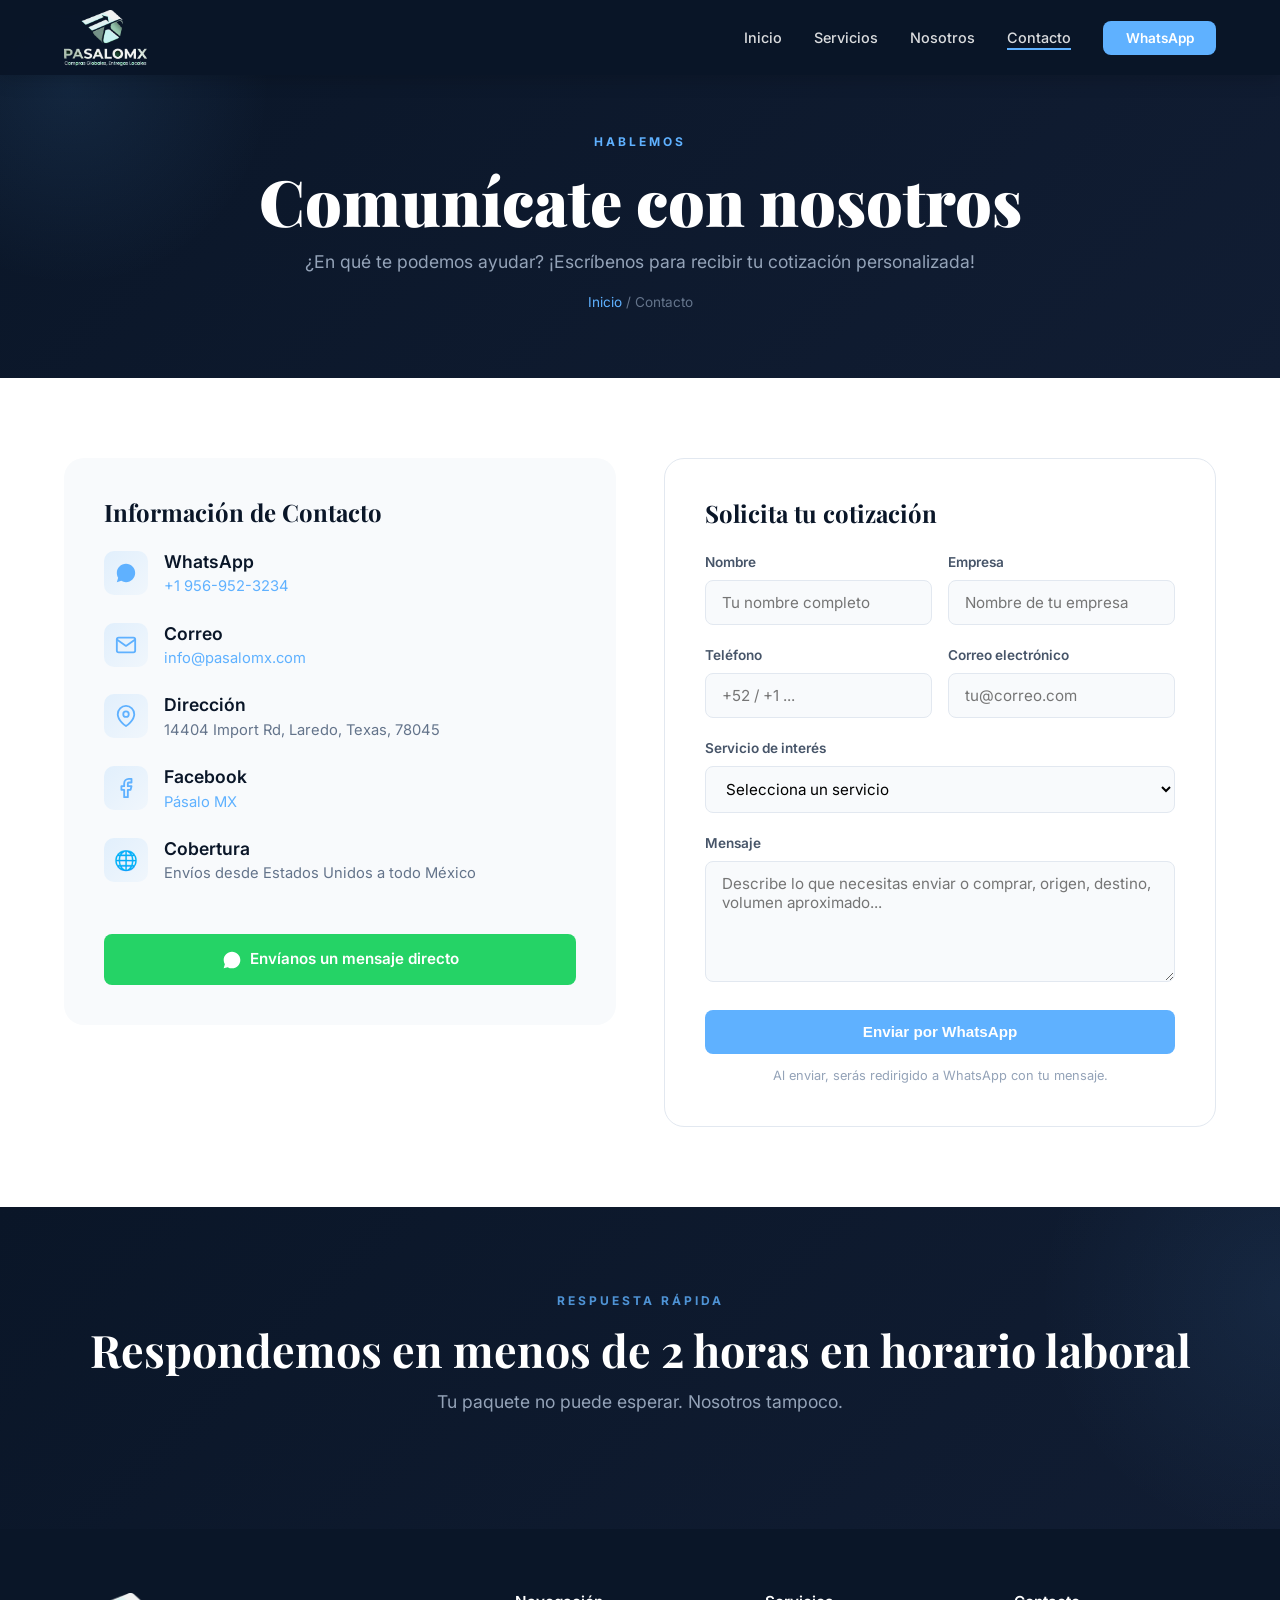
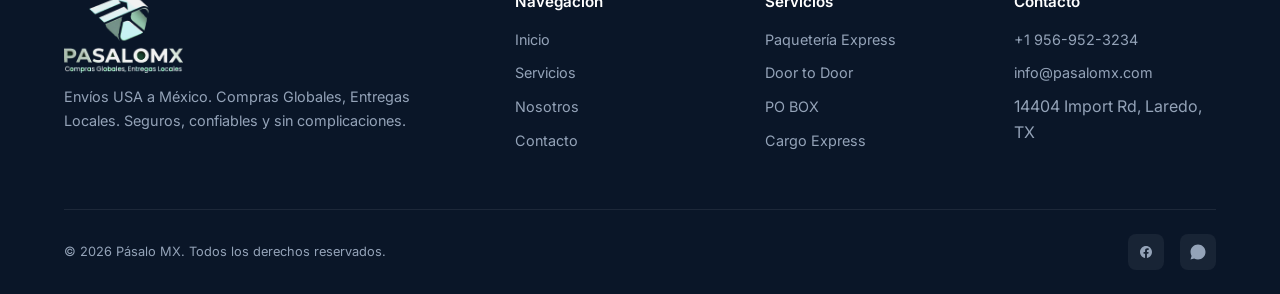
<file: contacto.html>
<!DOCTYPE html>
<html lang="es-MX">
<head>
  <meta charset="UTF-8">
  <meta name="viewport" content="width=device-width, initial-scale=1.0">
  <title>Contacto y cotización de envíos USA a México — Pásalo MX</title>
  <meta name="description" content="Cotiza tu envío de Estados Unidos a México. WhatsApp +1 956-952-3234, info@pasalomx.com o formulario. Estamos en 14404 Import Rd, Laredo, Texas.">
  <link rel="canonical" href="https://pasalomx.com/contacto.html">
  <meta name="robots" content="index, follow, max-image-preview:large, max-snippet:-1">
  <meta name="theme-color" content="#0a1628">
  <meta name="geo.region" content="US-TX">
  <meta name="geo.placename" content="Laredo, Texas">

  <!-- Open Graph -->
  <meta property="og:type" content="website">
  <meta property="og:site_name" content="Pásalo MX">
  <meta property="og:locale" content="es_MX">
  <meta property="og:title" content="Contacto — Cotiza tu envío de USA a México">
  <meta property="og:description" content="WhatsApp +1 956-952-3234 o info@pasalomx.com. Respondemos en menos de 2 horas en horario laboral.">
  <meta property="og:url" content="https://pasalomx.com/contacto.html">
  <meta property="og:image" content="https://pasalomx.com/assets/og-image.jpg">
  <meta property="og:image:width" content="1200">
  <meta property="og:image:height" content="630">

  <!-- Twitter -->
  <meta name="twitter:card" content="summary_large_image">
  <meta name="twitter:title" content="Contacto — Cotiza tu envío de USA a México">
  <meta name="twitter:description" content="WhatsApp +1 956-952-3234 o info@pasalomx.com.">
  <meta name="twitter:image" content="https://pasalomx.com/assets/og-image.jpg">

  <!-- Iconos -->
  <link rel="icon" href="/favicon.ico" sizes="any">
  <link rel="icon" type="image/png" sizes="32x32" href="/favicon-32x32.png">
  <link rel="icon" type="image/png" sizes="16x16" href="/favicon-16x16.png">
  <link rel="apple-touch-icon" href="/apple-touch-icon.png">
  <link rel="manifest" href="/site.webmanifest">

  <link rel="preconnect" href="https://fonts.googleapis.com">
  <link rel="preconnect" href="https://fonts.gstatic.com" crossorigin>
  <link href="https://fonts.googleapis.com/css2?family=Inter:wght@400;500;600;700;800&family=Playfair+Display:wght@400;700;900&display=swap" rel="stylesheet">
  <link rel="stylesheet" href="styles.css?v=3">

  <!-- Datos estructurados -->
  <script type="application/ld+json">
  {
    "@context": "https://schema.org",
    "@graph": [
      {
        "@type": "BreadcrumbList",
        "itemListElement": [
          { "@type": "ListItem", "position": 1, "name": "Inicio", "item": "https://pasalomx.com/" },
          { "@type": "ListItem", "position": 2, "name": "Contacto", "item": "https://pasalomx.com/contacto.html" }
        ]
      },
      {
        "@type": "ContactPage",
        "url": "https://pasalomx.com/contacto.html",
        "inLanguage": "es-MX",
        "about": { "@id": "https://pasalomx.com/#business" }
      }
    ]
  }
  </script>
</head>
<body>

  <!-- NAVBAR -->
  <nav class="navbar scrolled" id="navbar">
    <div class="container">
      <a href="index.html" class="navbar-logo"><img src="logo-sticker.png?v=2" alt="Pásalo MX"></a>
      <ul class="nav-links" id="navLinks">
        <li><a href="index.html">Inicio</a></li>
        <li><a href="servicios.html">Servicios</a></li>
        <li><a href="nosotros.html">Nosotros</a></li>
        <li><a href="contacto.html" class="active">Contacto</a></li>
        <li><a href="https://wa.me/19569523234" target="_blank" class="nav-cta">WhatsApp</a></li>
      </ul>
      <button class="hamburger" id="hamburger" aria-label="Abrir menú"><span></span><span></span><span></span></button>
    </div>
  </nav>

  <main id="contenido">

  <!-- PAGE HEADER -->
  <div class="page-header">
    <div class="container">
      <span class="section-label">Hablemos</span>
      <h1>Comunícate con nosotros</h1>
      <p>¿En qué te podemos ayudar? ¡Escríbenos para recibir tu cotización personalizada!</p>
      <div class="breadcrumb"><a href="index.html">Inicio</a> / Contacto</div>
    </div>
  </div>

  <!-- CONTACT -->
  <section>
    <div class="container">
      <div class="contact-grid">

        <!-- INFO -->
        <div class="contact-info-card reveal">
          <h3>Información de Contacto</h3>

          <div class="contact-detail">
            <div class="icon">
              <svg width="22" height="22" viewBox="0 0 24 24" fill="currentColor"><path d="M17.472 14.382c-.297-.149-1.758-.867-2.03-.967-.273-.099-.471-.148-.67.15-.197.297-.767.966-.94 1.164-.173.199-.347.223-.644.075-.297-.15-1.255-.463-2.39-1.475-.883-.788-1.48-1.761-1.653-2.059-.173-.297-.018-.458.13-.606.134-.133.298-.347.446-.52.149-.174.198-.298.298-.497.099-.198.05-.371-.025-.52-.075-.149-.669-1.612-.916-2.207-.242-.579-.487-.5-.669-.51-.173-.008-.371-.01-.57-.01-.198 0-.52.074-.792.372-.272.297-1.04 1.016-1.04 2.479 0 1.462 1.065 2.875 1.213 3.074.149.198 2.096 3.2 5.077 4.487.709.306 1.262.489 1.694.625.712.227 1.36.195 1.871.118.571-.085 1.758-.719 2.006-1.413.248-.694.248-1.289.173-1.413-.074-.124-.272-.198-.57-.347z"/><path d="M12 2C6.477 2 2 6.477 2 12c0 1.89.525 3.66 1.438 5.168L2 22l4.832-1.438A9.955 9.955 0 0012 22c5.523 0 10-4.477 10-10S17.523 2 12 2z"/></svg>
            </div>
            <div>
              <h4>WhatsApp</h4>
              <p><a href="https://wa.me/19569523234" target="_blank" style="color:var(--blue);">+1 956-952-3234</a></p>
            </div>
          </div>

          <div class="contact-detail">
            <div class="icon">
              <svg width="22" height="22" viewBox="0 0 24 24" fill="none" stroke="currentColor" stroke-width="2" stroke-linecap="round" stroke-linejoin="round"><path d="M4 4h16c1.1 0 2 .9 2 2v12c0 1.1-.9 2-2 2H4c-1.1 0-2-.9-2-2V6c0-1.1.9-2 2-2z"/><polyline points="22,6 12,13 2,6"/></svg>
            </div>
            <div>
              <h4>Correo</h4>
              <p><a href="mailto:info@pasalomx.com" style="color:var(--blue);">info@pasalomx.com</a></p>
            </div>
          </div>

          <div class="contact-detail">
            <div class="icon">
              <svg width="22" height="22" viewBox="0 0 24 24" fill="none" stroke="currentColor" stroke-width="2" stroke-linecap="round" stroke-linejoin="round"><path d="M21 10c0 7-9 13-9 13s-9-6-9-13a9 9 0 0 1 18 0z"/><circle cx="12" cy="10" r="3"/></svg>
            </div>
            <div>
              <h4>Dirección</h4>
              <p>14404 Import Rd, Laredo, Texas, 78045</p>
            </div>
          </div>

          <div class="contact-detail">
            <div class="icon">
              <svg width="22" height="22" viewBox="0 0 24 24" fill="none" stroke="currentColor" stroke-width="2" stroke-linecap="round" stroke-linejoin="round"><path d="M18 2h-3a5 5 0 0 0-5 5v3H7v4h3v8h4v-8h3l1-4h-4V7a1 1 0 0 1 1-1h3z"/></svg>
            </div>
            <div>
              <h4>Facebook</h4>
              <p><a href="https://www.facebook.com/pasalomx" target="_blank" style="color:var(--blue);">Pásalo MX</a></p>
            </div>
          </div>

          <div class="contact-detail">
            <div class="icon">🌐</div>
            <div>
              <h4>Cobertura</h4>
              <p>Envíos desde Estados Unidos a todo México</p>
            </div>
          </div>

          <!-- WhatsApp CTA -->
          <a href="https://wa.me/19569523234" target="_blank" class="btn btn-whatsapp" style="width:100%;justify-content:center;margin-top:1.5rem;">
            <svg width="20" height="20" viewBox="0 0 24 24" fill="currentColor"><path d="M17.472 14.382c-.297-.149-1.758-.867-2.03-.967-.273-.099-.471-.148-.67.15-.197.297-.767.966-.94 1.164-.173.199-.347.223-.644.075-.297-.15-1.255-.463-2.39-1.475-.883-.788-1.48-1.761-1.653-2.059-.173-.297-.018-.458.13-.606.134-.133.298-.347.446-.52.149-.174.198-.298.298-.497.099-.198.05-.371-.025-.52-.075-.149-.669-1.612-.916-2.207-.242-.579-.487-.5-.669-.51-.173-.008-.371-.01-.57-.01-.198 0-.52.074-.792.372-.272.297-1.04 1.016-1.04 2.479 0 1.462 1.065 2.875 1.213 3.074.149.198 2.096 3.2 5.077 4.487.709.306 1.262.489 1.694.625.712.227 1.36.195 1.871.118.571-.085 1.758-.719 2.006-1.413.248-.694.248-1.289.173-1.413-.074-.124-.272-.198-.57-.347z"/><path d="M12 2C6.477 2 2 6.477 2 12c0 1.89.525 3.66 1.438 5.168L2 22l4.832-1.438A9.955 9.955 0 0012 22c5.523 0 10-4.477 10-10S17.523 2 12 2z"/></svg>
            Envíanos un mensaje directo
          </a>
        </div>

        <!-- FORM -->
        <div class="contact-form reveal reveal-delay-1">
          <h3>Solicita tu cotización</h3>
          <form id="contactForm">
            <div class="form-row">
              <div class="form-group">
                <label for="nombre">Nombre</label>
                <input type="text" id="nombre" placeholder="Tu nombre completo" required>
              </div>
              <div class="form-group">
                <label for="empresa">Empresa</label>
                <input type="text" id="empresa" placeholder="Nombre de tu empresa">
              </div>
            </div>
            <div class="form-row">
              <div class="form-group">
                <label for="telefono">Teléfono</label>
                <input type="tel" id="telefono" placeholder="+52 / +1 ...">
              </div>
              <div class="form-group">
                <label for="email">Correo electrónico</label>
                <input type="email" id="email" placeholder="tu@correo.com">
              </div>
            </div>
            <div class="form-group">
              <label for="servicio">Servicio de interés</label>
              <select id="servicio">
                <option value="">Selecciona un servicio</option>
                <option value="Paquetería Express">Paquetería Express</option>
                <option value="Door to Door">Door to Door</option>
                <option value="PO BOX">PO BOX</option>
                <option value="Cargo Express">Cargo Express</option>
                <option value="Compras Globales">Compras Globales</option>
                <option value="Envíos Seguros">Envíos Seguros</option>
                <option value="Otro">Otro</option>
              </select>
            </div>
            <div class="form-group">
              <label for="mensaje">Mensaje</label>
              <textarea id="mensaje" placeholder="Describe lo que necesitas enviar o comprar, origen, destino, volumen aproximado..." rows="5"></textarea>
            </div>
            <button type="submit" class="btn btn-primary" style="width:100%;justify-content:center;">
              Enviar por WhatsApp
            </button>
            <p style="text-align:center;margin-top:.75rem;font-size:.8rem;color:var(--gray-400);">
              Al enviar, serás redirigido a WhatsApp con tu mensaje.
            </p>
          </form>
        </div>

      </div>
    </div>
  </section>

  <!-- CTA -->
  <section class="cta-section">
    <div class="container reveal">
      <span class="section-label" style="color:rgba(95,177,255,.8)">Respuesta rápida</span>
      <h2>Respondemos en menos de 2 horas en horario laboral</h2>
      <p>Tu paquete no puede esperar. Nosotros tampoco.</p>
    </div>
  </section>

  <!-- FOOTER -->
  </main>

  <footer class="footer">
    <div class="container">
      <div class="footer-grid">
        <div class="footer-brand">
          <img src="logo-sticker.png?v=2" alt="Pásalo MX">
          <p>Envíos USA a México. Compras Globales, Entregas Locales. Seguros, confiables y sin complicaciones.</p>
        </div>
        <div>
          <h4>Navegación</h4>
          <ul>
            <li><a href="index.html">Inicio</a></li>
            <li><a href="servicios.html">Servicios</a></li>
            <li><a href="nosotros.html">Nosotros</a></li>
            <li><a href="contacto.html">Contacto</a></li>
          </ul>
        </div>
        <div>
          <h4>Servicios</h4>
          <ul>
            <li><a href="servicios.html">Paquetería Express</a></li>
            <li><a href="servicios.html">Door to Door</a></li>
            <li><a href="servicios.html">PO BOX</a></li>
            <li><a href="servicios.html">Cargo Express</a></li>
          </ul>
        </div>
        <div>
          <h4>Contacto</h4>
          <ul>
            <li><a href="https://wa.me/19569523234" target="_blank">+1 956-952-3234</a></li>
            <li><a href="mailto:info@pasalomx.com">info@pasalomx.com</a></li>
            <li>14404 Import Rd, Laredo, TX</li>
          </ul>
        </div>
      </div>
      <div class="footer-bottom">
        <span>&copy; 2026 Pásalo MX. Todos los derechos reservados.</span>
        <div class="footer-social">
          <a href="https://www.facebook.com/pasalomx" target="_blank" aria-label="Facebook">
            <svg width="18" height="18" viewBox="0 0 24 24" fill="currentColor"><path d="M20 12.047C20 7.603 16.418 4 12 4s-8 3.603-8 8.047c0 4.017 2.925 7.346 6.75 7.95v-5.624H8.719v-2.326h2.031v-1.773c0-2.017 1.194-3.13 3.022-3.13.875 0 1.79.157 1.79.157v1.98h-1.008c-.994 0-1.304.62-1.304 1.257v1.51h2.219l-.355 2.325H13.25v5.624c3.825-.604 6.75-3.933 6.75-7.95z"/></svg>
          </a>
          <a href="https://wa.me/19569523234" target="_blank" aria-label="WhatsApp">
            <svg width="18" height="18" viewBox="0 0 24 24" fill="currentColor"><path d="M17.472 14.382c-.297-.149-1.758-.867-2.03-.967-.273-.099-.471-.148-.67.15-.197.297-.767.966-.94 1.164-.173.199-.347.223-.644.075-.297-.15-1.255-.463-2.39-1.475-.883-.788-1.48-1.761-1.653-2.059-.173-.297-.018-.458.13-.606.134-.133.298-.347.446-.52.149-.174.198-.298.298-.497.099-.198.05-.371-.025-.52-.075-.149-.669-1.612-.916-2.207-.242-.579-.487-.5-.669-.51-.173-.008-.371-.01-.57-.01-.198 0-.52.074-.792.372-.272.297-1.04 1.016-1.04 2.479 0 1.462 1.065 2.875 1.213 3.074.149.198 2.096 3.2 5.077 4.487.709.306 1.262.489 1.694.625.712.227 1.36.195 1.871.118.571-.085 1.758-.719 2.006-1.413.248-.694.248-1.289.173-1.413-.074-.124-.272-.198-.57-.347z"/><path d="M12 2C6.477 2 2 6.477 2 12c0 1.89.525 3.66 1.438 5.168L2 22l4.832-1.438A9.955 9.955 0 0012 22c5.523 0 10-4.477 10-10S17.523 2 12 2z"/></svg>
          </a>
        </div>
      </div>
    </div>
  </footer>

  <script>
    const navbar = document.getElementById('navbar');
    window.addEventListener('scroll', () => { navbar.classList.toggle('scrolled', true); });
    const hamburger = document.getElementById('hamburger');
    const navLinks = document.getElementById('navLinks');
    hamburger.addEventListener('click', () => navLinks.classList.toggle('open'));
    navLinks.querySelectorAll('a').forEach(a => a.addEventListener('click', () => navLinks.classList.remove('open')));
    const revealElements = document.querySelectorAll('.reveal');
    const revealObserver = new IntersectionObserver((entries) => {
      entries.forEach(entry => { if (entry.isIntersecting) entry.target.classList.add('active'); });
    }, { threshold: 0.15 });
    revealElements.forEach(el => revealObserver.observe(el));

    document.getElementById('contactForm').addEventListener('submit', function(e) {
      e.preventDefault();
      const nombre = document.getElementById('nombre').value;
      const empresa = document.getElementById('empresa').value;
      const telefono = document.getElementById('telefono').value;
      const email = document.getElementById('email').value;
      const servicio = document.getElementById('servicio').value;
      const mensaje = document.getElementById('mensaje').value;

      let text = `Hola Pásalo MX, me gustaría solicitar una cotización.\n\n`;
      text += `*Nombre:* ${nombre}\n`;
      if (empresa) text += `*Empresa:* ${empresa}\n`;
      if (telefono) text += `*Teléfono:* ${telefono}\n`;
      if (email) text += `*Correo:* ${email}\n`;
      if (servicio) text += `*Servicio:* ${servicio}\n`;
      if (mensaje) text += `\n*Mensaje:*\n${mensaje}`;

      // location.href (no window.open): Safari en iOS bloquea las ventanas
      // emergentes abiertas desde el submit y el boton se quedaba sin hacer nada
      window.location.href = `https://wa.me/19569523234?text=${encodeURIComponent(text)}`;
    });
  </script>

</body>
</html>
</file>
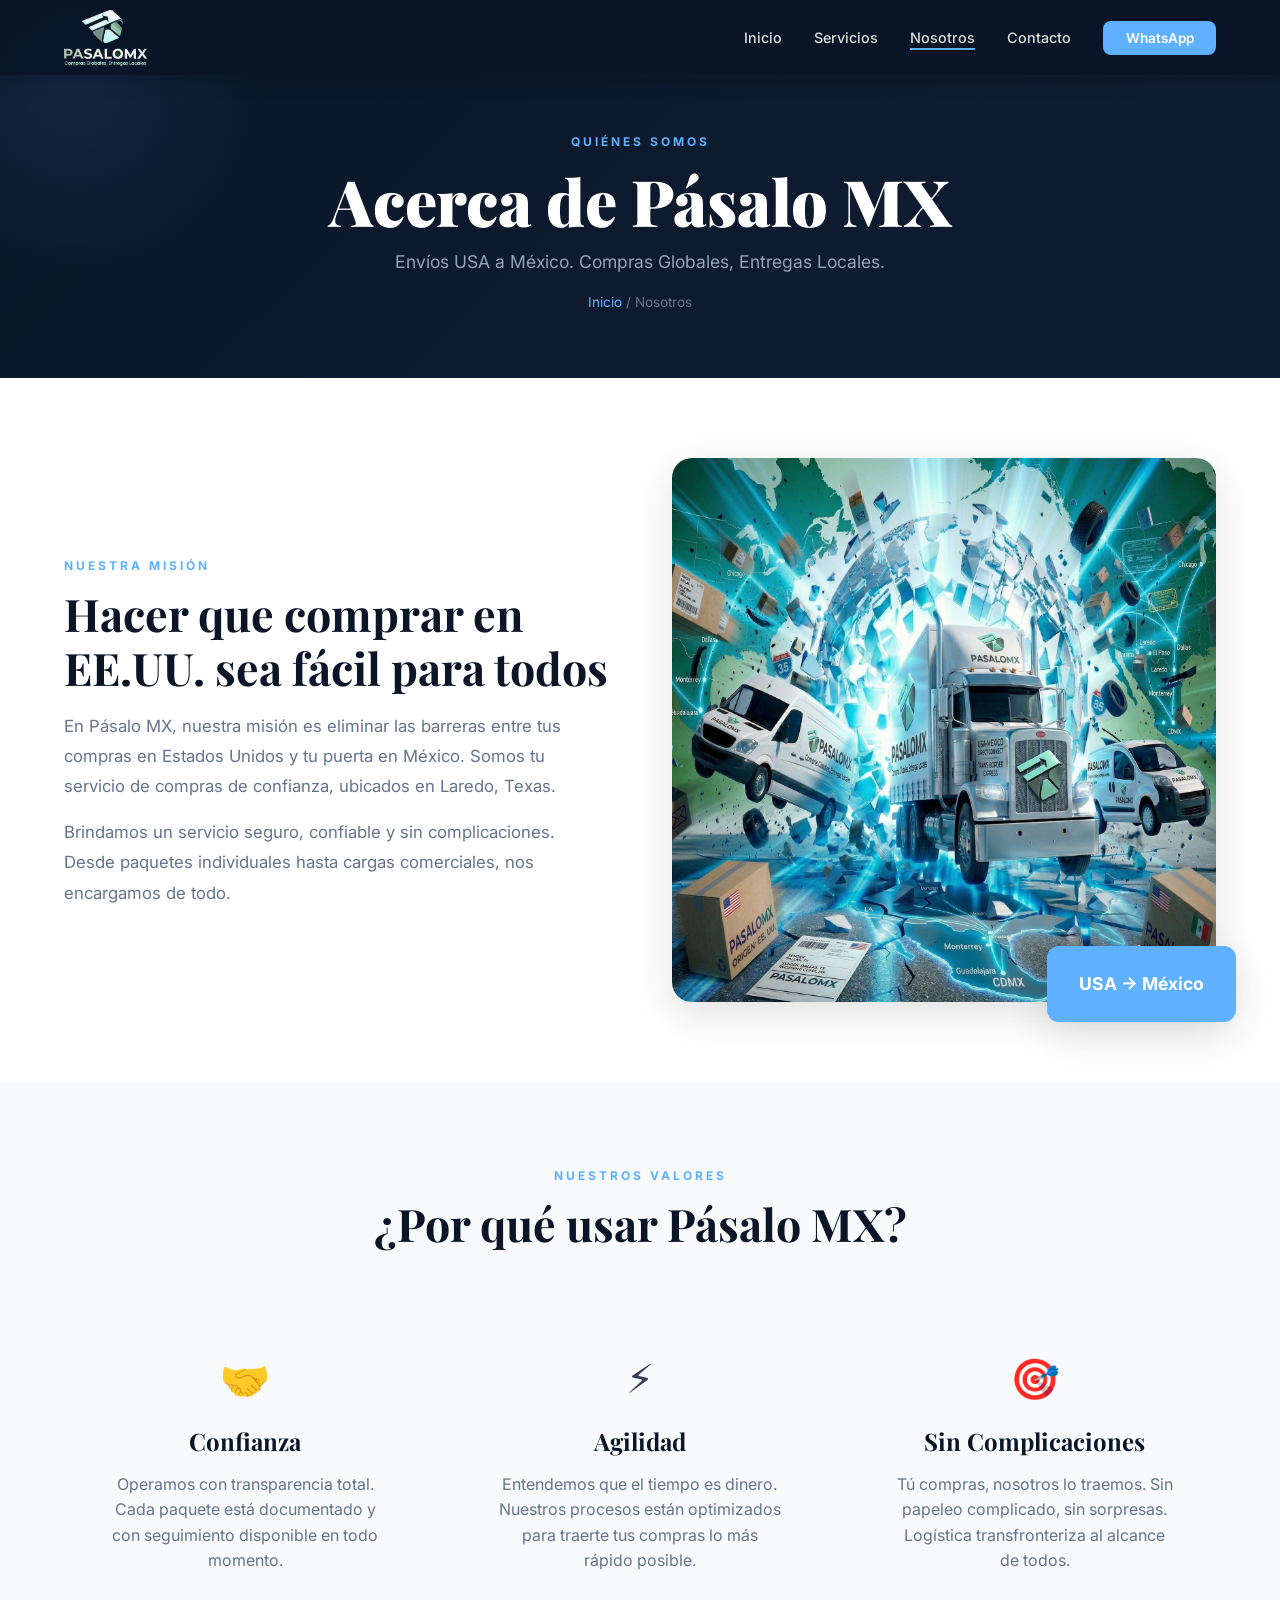
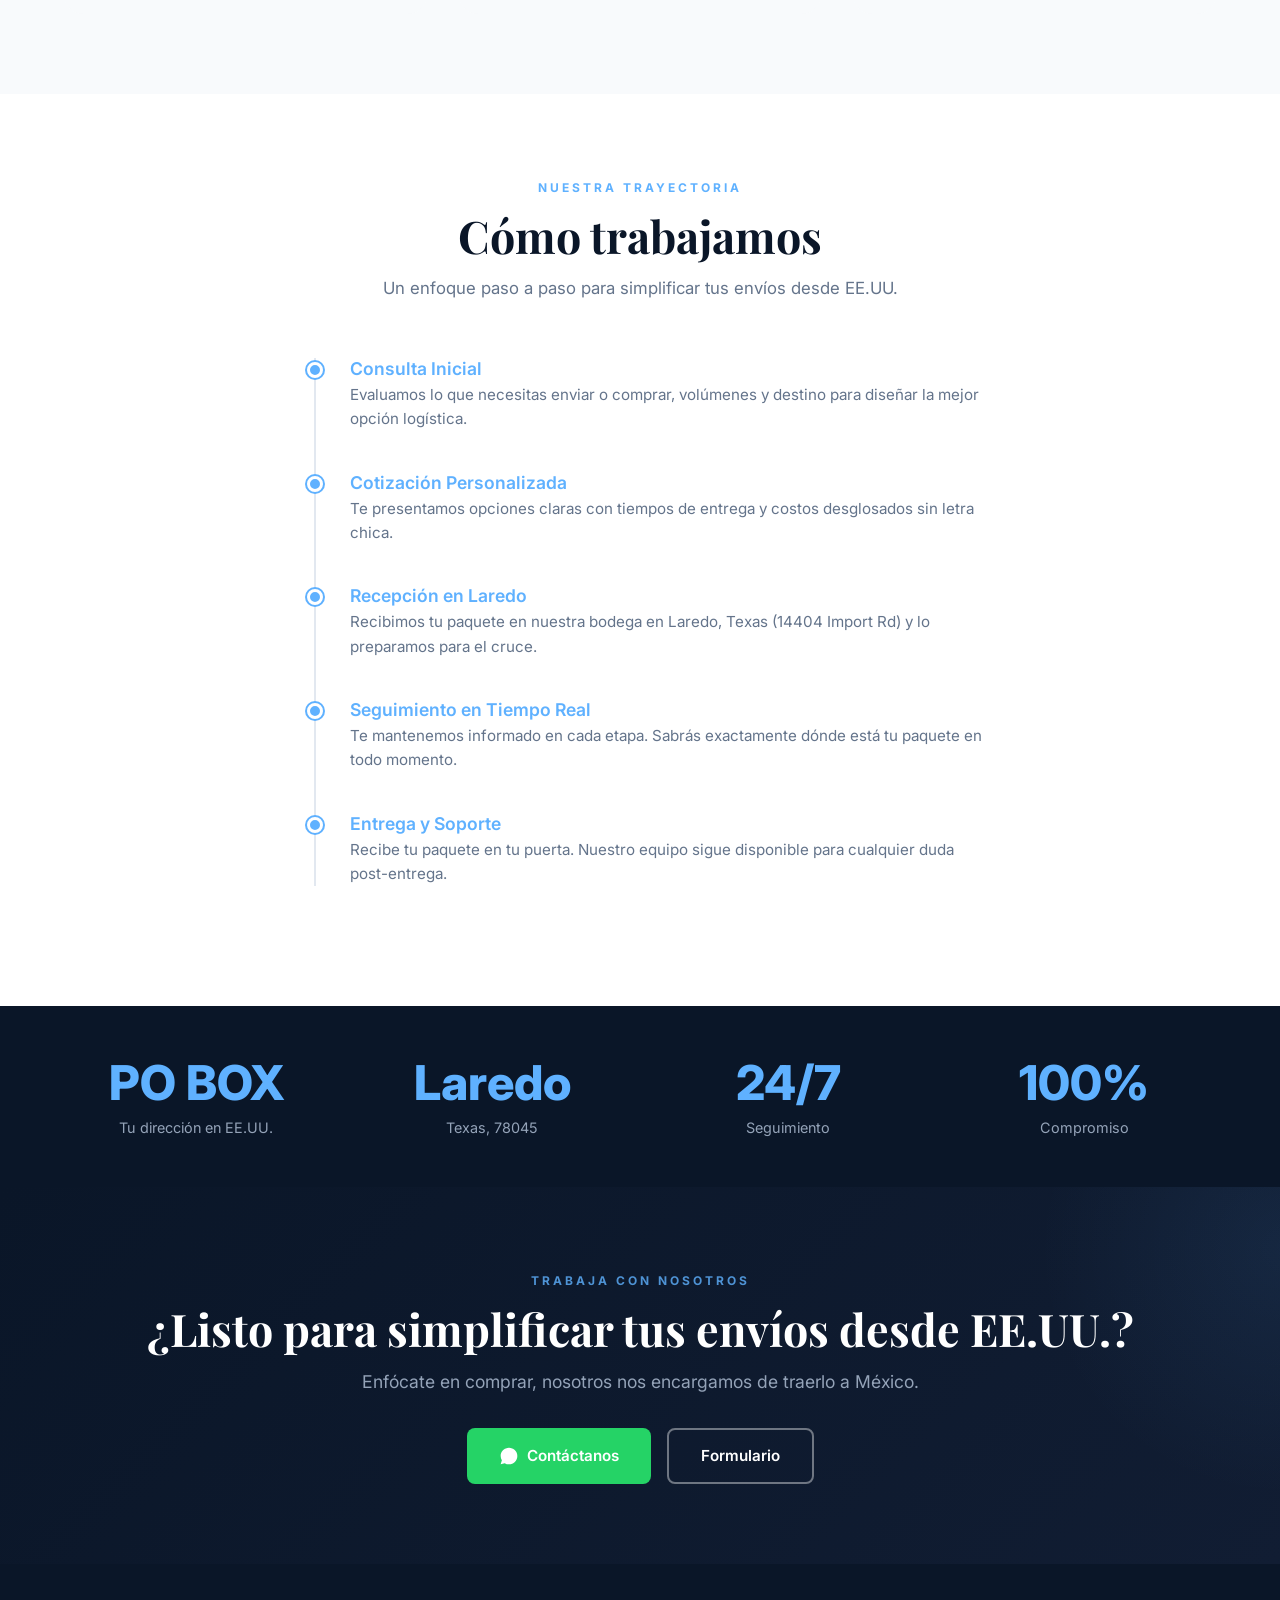
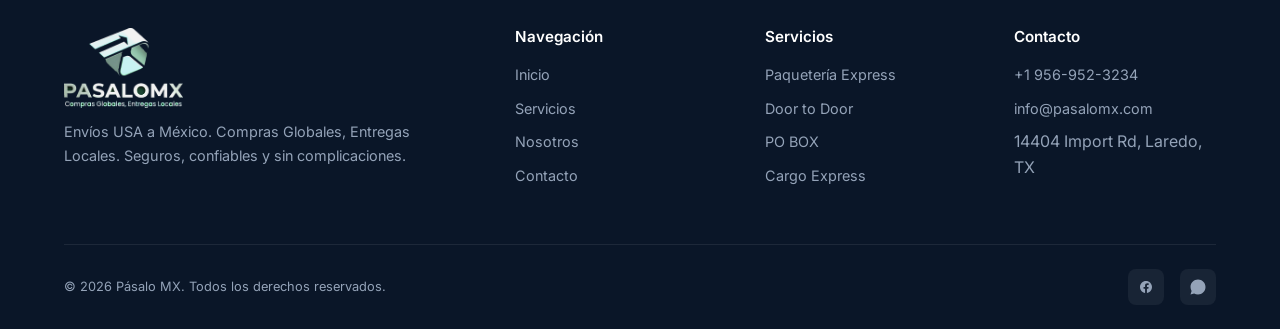
<file: nosotros.html>
<!DOCTYPE html>
<html lang="es-MX">
<head>
  <meta charset="UTF-8">
  <meta name="viewport" content="width=device-width, initial-scale=1.0">
  <title>Nosotros | Empresa de envíos de USA a México — Pásalo MX</title>
  <meta name="description" content="Somos Pásalo MX, empresa de logística transfronteriza en Laredo, Texas. Conectamos tus compras en Estados Unidos con tu puerta en México.">
  <link rel="canonical" href="https://pasalomx.com/nosotros.html">
  <meta name="robots" content="index, follow, max-image-preview:large, max-snippet:-1">
  <meta name="theme-color" content="#0a1628">

  <!-- Open Graph -->
  <meta property="og:type" content="website">
  <meta property="og:site_name" content="Pásalo MX">
  <meta property="og:locale" content="es_MX">
  <meta property="og:title" content="Nosotros — Pásalo MX, envíos de USA a México">
  <meta property="og:description" content="Logística transfronteriza desde Laredo, Texas. Conectamos tus compras en Estados Unidos con tu puerta en México.">
  <meta property="og:url" content="https://pasalomx.com/nosotros.html">
  <meta property="og:image" content="https://pasalomx.com/assets/og-image.jpg">
  <meta property="og:image:width" content="1200">
  <meta property="og:image:height" content="630">

  <!-- Twitter -->
  <meta name="twitter:card" content="summary_large_image">
  <meta name="twitter:title" content="Nosotros — Pásalo MX, envíos de USA a México">
  <meta name="twitter:description" content="Logística transfronteriza desde Laredo, Texas.">
  <meta name="twitter:image" content="https://pasalomx.com/assets/og-image.jpg">

  <!-- Iconos -->
  <link rel="icon" href="/favicon.ico" sizes="any">
  <link rel="icon" type="image/png" sizes="32x32" href="/favicon-32x32.png">
  <link rel="icon" type="image/png" sizes="16x16" href="/favicon-16x16.png">
  <link rel="apple-touch-icon" href="/apple-touch-icon.png">
  <link rel="manifest" href="/site.webmanifest">

  <link rel="preconnect" href="https://fonts.googleapis.com">
  <link rel="preconnect" href="https://fonts.gstatic.com" crossorigin>
  <link href="https://fonts.googleapis.com/css2?family=Inter:wght@400;500;600;700;800&family=Playfair+Display:wght@400;700;900&display=swap" rel="stylesheet">
  <link rel="stylesheet" href="styles.css?v=3">

  <!-- Datos estructurados -->
  <script type="application/ld+json">
  {
    "@context": "https://schema.org",
    "@type": "BreadcrumbList",
    "itemListElement": [
      { "@type": "ListItem", "position": 1, "name": "Inicio", "item": "https://pasalomx.com/" },
      { "@type": "ListItem", "position": 2, "name": "Nosotros", "item": "https://pasalomx.com/nosotros.html" }
    ]
  }
  </script>
</head>
<body>

  <!-- NAVBAR -->
  <nav class="navbar scrolled" id="navbar">
    <div class="container">
      <a href="index.html" class="navbar-logo"><img src="logo-sticker.png?v=2" alt="Pásalo MX"></a>
      <ul class="nav-links" id="navLinks">
        <li><a href="index.html">Inicio</a></li>
        <li><a href="servicios.html">Servicios</a></li>
        <li><a href="nosotros.html" class="active">Nosotros</a></li>
        <li><a href="contacto.html">Contacto</a></li>
        <li><a href="https://wa.me/19569523234" target="_blank" class="nav-cta">WhatsApp</a></li>
      </ul>
      <button class="hamburger" id="hamburger" aria-label="Abrir menú"><span></span><span></span><span></span></button>
    </div>
  </nav>

  <main id="contenido">

  <!-- PAGE HEADER -->
  <div class="page-header">
    <div class="container">
      <span class="section-label">Quiénes somos</span>
      <h1>Acerca de Pásalo MX</h1>
      <p>Envíos USA a México. Compras Globales, Entregas Locales.</p>
      <div class="breadcrumb"><a href="index.html">Inicio</a> / Nosotros</div>
    </div>
  </div>

  <!-- MISIÓN -->
  <section>
    <div class="container">
      <div class="about-grid grid-split">
        <div class="reveal">
          <span class="section-label">Nuestra Misión</span>
          <h2>Hacer que comprar en EE.UU. sea fácil para todos</h2>
          <p style="margin-top:1rem;color:var(--gray-500);font-size:1.05rem;line-height:1.8;">
            En Pásalo MX, nuestra misión es eliminar las barreras entre tus compras en Estados Unidos y tu puerta en México. Somos tu servicio de compras de confianza, ubicados en Laredo, Texas.
          </p>
          <p style="margin-top:1rem;color:var(--gray-500);font-size:1.05rem;line-height:1.8;">
            Brindamos un servicio seguro, confiable y sin complicaciones. Desde paquetes individuales hasta cargas comerciales, nos encargamos de todo.
          </p>
        </div>
        <div class="reveal reveal-delay-1 about-media">
          <img src="assets/Pasalomxfinal.jpg?v=2" alt="Flota de Pásalo MX en la ruta de logística transfronteriza entre Estados Unidos y México" loading="lazy" decoding="async">
          <div class="about-badge">USA → México</div>
        </div>
      </div>
    </div>
  </section>

  <!-- VALORES -->
  <section style="background:var(--gray-50)">
    <div class="container">
      <div class="section-header reveal">
        <span class="section-label">Nuestros Valores</span>
        <h2>¿Por qué usar Pásalo MX?</h2>
      </div>
      <div class="about-grid grid-3">
        <div class="about-card reveal" style="text-align:center;">
          <div style="font-size:2.5rem;margin-bottom:1rem;">🤝</div>
          <h3>Confianza</h3>
          <p>Operamos con transparencia total. Cada paquete está documentado y con seguimiento disponible en todo momento.</p>
        </div>
        <div class="about-card reveal reveal-delay-1" style="text-align:center;">
          <div style="font-size:2.5rem;margin-bottom:1rem;">⚡</div>
          <h3>Agilidad</h3>
          <p>Entendemos que el tiempo es dinero. Nuestros procesos están optimizados para traerte tus compras lo más rápido posible.</p>
        </div>
        <div class="about-card reveal reveal-delay-2" style="text-align:center;">
          <div style="font-size:2.5rem;margin-bottom:1rem;">🎯</div>
          <h3>Sin Complicaciones</h3>
          <p>Tú compras, nosotros lo traemos. Sin papeleo complicado, sin sorpresas. Logística transfronteriza al alcance de todos.</p>
        </div>
      </div>
    </div>
  </section>

  <!-- CÓMO TRABAJAMOS -->
  <section>
    <div class="container">
      <div class="section-header reveal">
        <span class="section-label">Nuestra Trayectoria</span>
        <h2>Cómo trabajamos</h2>
        <p>Un enfoque paso a paso para simplificar tus envíos desde EE.UU.</p>
      </div>
      <div class="timeline">
        <div class="timeline-item reveal">
          <h4>Consulta Inicial</h4>
          <p>Evaluamos lo que necesitas enviar o comprar, volúmenes y destino para diseñar la mejor opción logística.</p>
        </div>
        <div class="timeline-item reveal">
          <h4>Cotización Personalizada</h4>
          <p>Te presentamos opciones claras con tiempos de entrega y costos desglosados sin letra chica.</p>
        </div>
        <div class="timeline-item reveal">
          <h4>Recepción en Laredo</h4>
          <p>Recibimos tu paquete en nuestra bodega en Laredo, Texas (14404 Import Rd) y lo preparamos para el cruce.</p>
        </div>
        <div class="timeline-item reveal">
          <h4>Seguimiento en Tiempo Real</h4>
          <p>Te mantenemos informado en cada etapa. Sabrás exactamente dónde está tu paquete en todo momento.</p>
        </div>
        <div class="timeline-item reveal">
          <h4>Entrega y Soporte</h4>
          <p>Recibe tu paquete en tu puerta. Nuestro equipo sigue disponible para cualquier duda post-entrega.</p>
        </div>
      </div>
    </div>
  </section>

  <!-- STATS -->
  <div class="stats-bar">
    <div class="container">
      <div class="stats-grid">
        <div class="stat-item reveal">
          <h3>PO BOX</h3>
          <p>Tu dirección en EE.UU.</p>
        </div>
        <div class="stat-item reveal reveal-delay-1">
          <h3>Laredo</h3>
          <p>Texas, 78045</p>
        </div>
        <div class="stat-item reveal reveal-delay-2">
          <h3>24/7</h3>
          <p>Seguimiento</p>
        </div>
        <div class="stat-item reveal reveal-delay-3">
          <h3>100%</h3>
          <p>Compromiso</p>
        </div>
      </div>
    </div>
  </div>

  <!-- CTA -->
  <section class="cta-section">
    <div class="container reveal">
      <span class="section-label" style="color:rgba(95,177,255,.8)">Trabaja con nosotros</span>
      <h2>¿Listo para simplificar tus envíos desde EE.UU.?</h2>
      <p>Enfócate en comprar, nosotros nos encargamos de traerlo a México.</p>
      <div class="cta-buttons">
        <a href="https://wa.me/19569523234" target="_blank" class="btn btn-whatsapp">
          <svg width="20" height="20" viewBox="0 0 24 24" fill="currentColor"><path d="M17.472 14.382c-.297-.149-1.758-.867-2.03-.967-.273-.099-.471-.148-.67.15-.197.297-.767.966-.94 1.164-.173.199-.347.223-.644.075-.297-.15-1.255-.463-2.39-1.475-.883-.788-1.48-1.761-1.653-2.059-.173-.297-.018-.458.13-.606.134-.133.298-.347.446-.52.149-.174.198-.298.298-.497.099-.198.05-.371-.025-.52-.075-.149-.669-1.612-.916-2.207-.242-.579-.487-.5-.669-.51-.173-.008-.371-.01-.57-.01-.198 0-.52.074-.792.372-.272.297-1.04 1.016-1.04 2.479 0 1.462 1.065 2.875 1.213 3.074.149.198 2.096 3.2 5.077 4.487.709.306 1.262.489 1.694.625.712.227 1.36.195 1.871.118.571-.085 1.758-.719 2.006-1.413.248-.694.248-1.289.173-1.413-.074-.124-.272-.198-.57-.347z"/><path d="M12 2C6.477 2 2 6.477 2 12c0 1.89.525 3.66 1.438 5.168L2 22l4.832-1.438A9.955 9.955 0 0012 22c5.523 0 10-4.477 10-10S17.523 2 12 2z"/></svg>
          Contáctanos
        </a>
        <a href="contacto.html" class="btn btn-outline">Formulario</a>
      </div>
    </div>
  </section>

  <!-- FOOTER -->
  </main>

  <footer class="footer">
    <div class="container">
      <div class="footer-grid">
        <div class="footer-brand">
          <img src="logo-sticker.png?v=2" alt="Pásalo MX">
          <p>Envíos USA a México. Compras Globales, Entregas Locales. Seguros, confiables y sin complicaciones.</p>
        </div>
        <div>
          <h4>Navegación</h4>
          <ul>
            <li><a href="index.html">Inicio</a></li>
            <li><a href="servicios.html">Servicios</a></li>
            <li><a href="nosotros.html">Nosotros</a></li>
            <li><a href="contacto.html">Contacto</a></li>
          </ul>
        </div>
        <div>
          <h4>Servicios</h4>
          <ul>
            <li><a href="servicios.html">Paquetería Express</a></li>
            <li><a href="servicios.html">Door to Door</a></li>
            <li><a href="servicios.html">PO BOX</a></li>
            <li><a href="servicios.html">Cargo Express</a></li>
          </ul>
        </div>
        <div>
          <h4>Contacto</h4>
          <ul>
            <li><a href="https://wa.me/19569523234" target="_blank">+1 956-952-3234</a></li>
            <li><a href="mailto:info@pasalomx.com">info@pasalomx.com</a></li>
            <li>14404 Import Rd, Laredo, TX</li>
          </ul>
        </div>
      </div>
      <div class="footer-bottom">
        <span>&copy; 2026 Pásalo MX. Todos los derechos reservados.</span>
        <div class="footer-social">
          <a href="https://www.facebook.com/pasalomx" target="_blank" aria-label="Facebook">
            <svg width="18" height="18" viewBox="0 0 24 24" fill="currentColor"><path d="M20 12.047C20 7.603 16.418 4 12 4s-8 3.603-8 8.047c0 4.017 2.925 7.346 6.75 7.95v-5.624H8.719v-2.326h2.031v-1.773c0-2.017 1.194-3.13 3.022-3.13.875 0 1.79.157 1.79.157v1.98h-1.008c-.994 0-1.304.62-1.304 1.257v1.51h2.219l-.355 2.325H13.25v5.624c3.825-.604 6.75-3.933 6.75-7.95z"/></svg>
          </a>
          <a href="https://wa.me/19569523234" target="_blank" aria-label="WhatsApp">
            <svg width="18" height="18" viewBox="0 0 24 24" fill="currentColor"><path d="M17.472 14.382c-.297-.149-1.758-.867-2.03-.967-.273-.099-.471-.148-.67.15-.197.297-.767.966-.94 1.164-.173.199-.347.223-.644.075-.297-.15-1.255-.463-2.39-1.475-.883-.788-1.48-1.761-1.653-2.059-.173-.297-.018-.458.13-.606.134-.133.298-.347.446-.52.149-.174.198-.298.298-.497.099-.198.05-.371-.025-.52-.075-.149-.669-1.612-.916-2.207-.242-.579-.487-.5-.669-.51-.173-.008-.371-.01-.57-.01-.198 0-.52.074-.792.372-.272.297-1.04 1.016-1.04 2.479 0 1.462 1.065 2.875 1.213 3.074.149.198 2.096 3.2 5.077 4.487.709.306 1.262.489 1.694.625.712.227 1.36.195 1.871.118.571-.085 1.758-.719 2.006-1.413.248-.694.248-1.289.173-1.413-.074-.124-.272-.198-.57-.347z"/><path d="M12 2C6.477 2 2 6.477 2 12c0 1.89.525 3.66 1.438 5.168L2 22l4.832-1.438A9.955 9.955 0 0012 22c5.523 0 10-4.477 10-10S17.523 2 12 2z"/></svg>
          </a>
        </div>
      </div>
    </div>
  </footer>

  <script>
    const navbar = document.getElementById('navbar');
    window.addEventListener('scroll', () => { navbar.classList.toggle('scrolled', true); });
    const hamburger = document.getElementById('hamburger');
    const navLinks = document.getElementById('navLinks');
    hamburger.addEventListener('click', () => navLinks.classList.toggle('open'));
    navLinks.querySelectorAll('a').forEach(a => a.addEventListener('click', () => navLinks.classList.remove('open')));
    const revealElements = document.querySelectorAll('.reveal');
    const revealObserver = new IntersectionObserver((entries) => {
      entries.forEach(entry => { if (entry.isIntersecting) entry.target.classList.add('active'); });
    }, { threshold: 0.15 });
    revealElements.forEach(el => revealObserver.observe(el));
  </script>

</body>
</html>
</file>
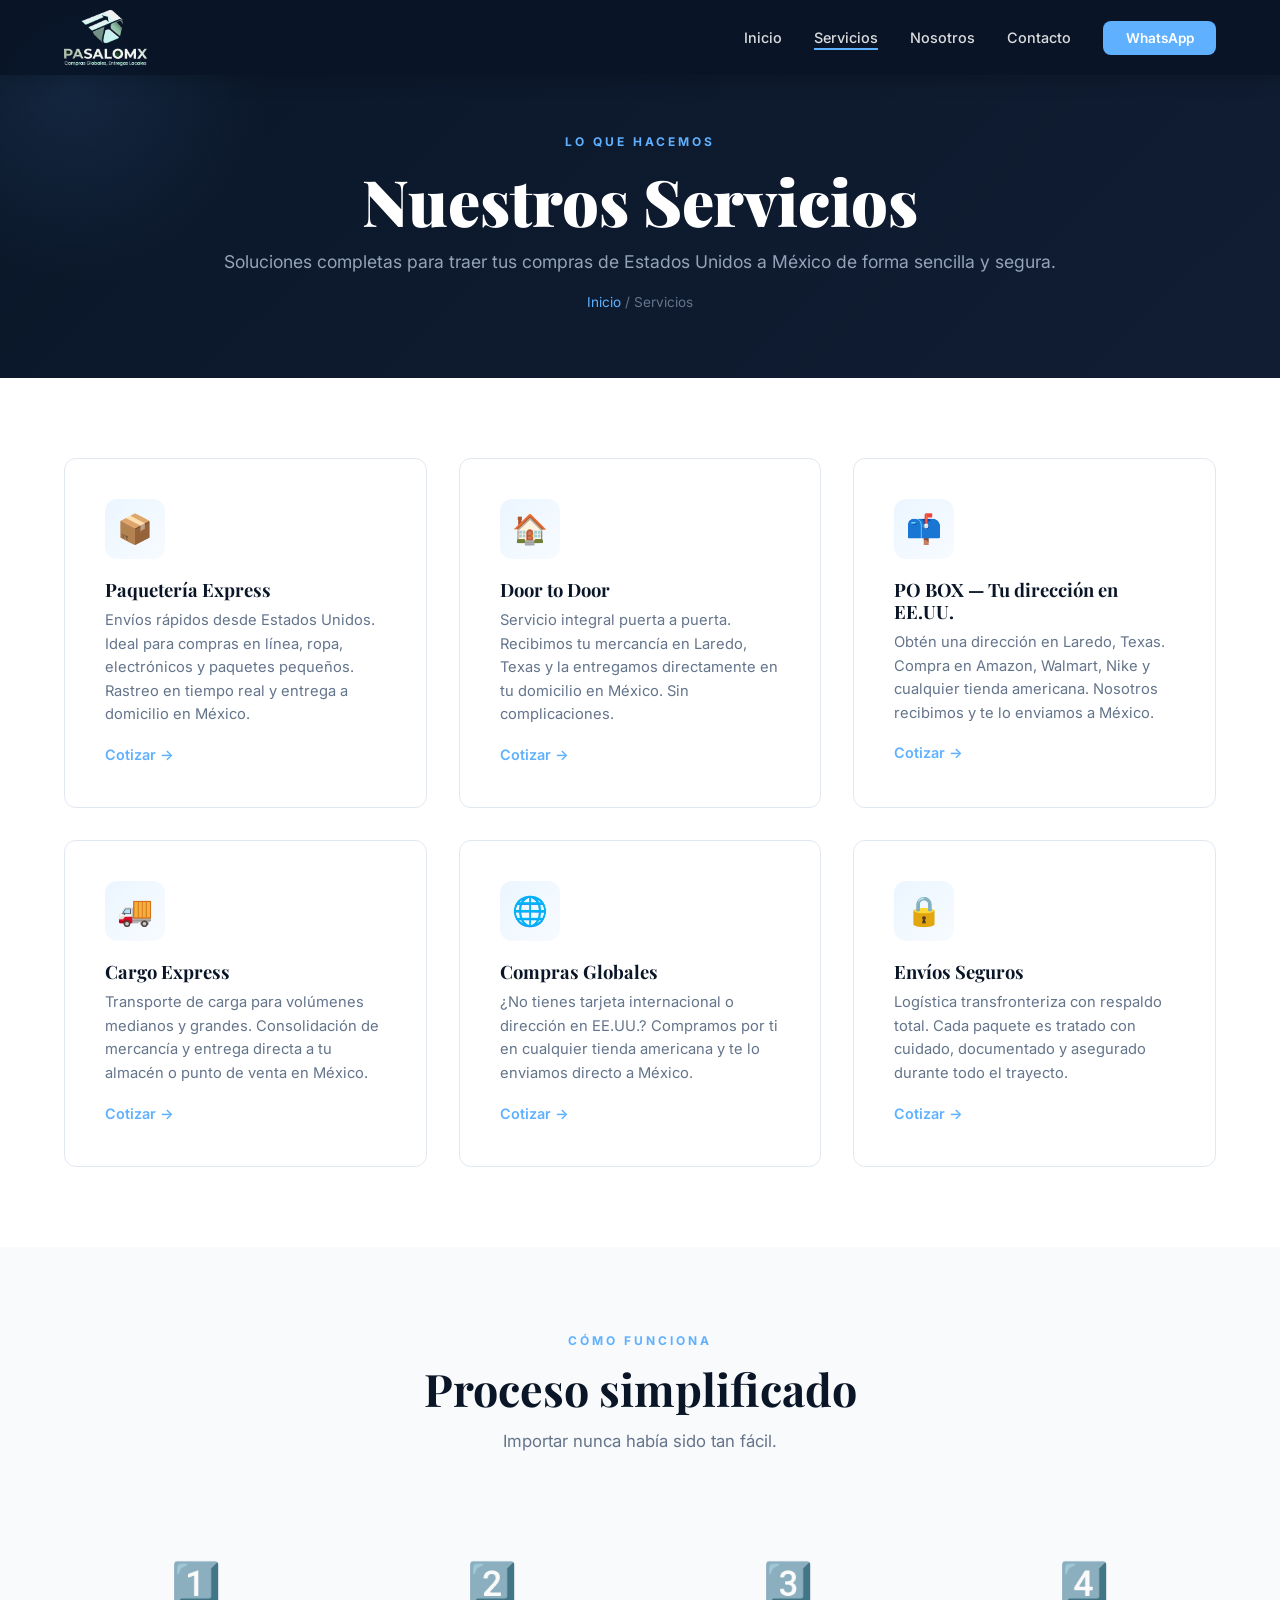
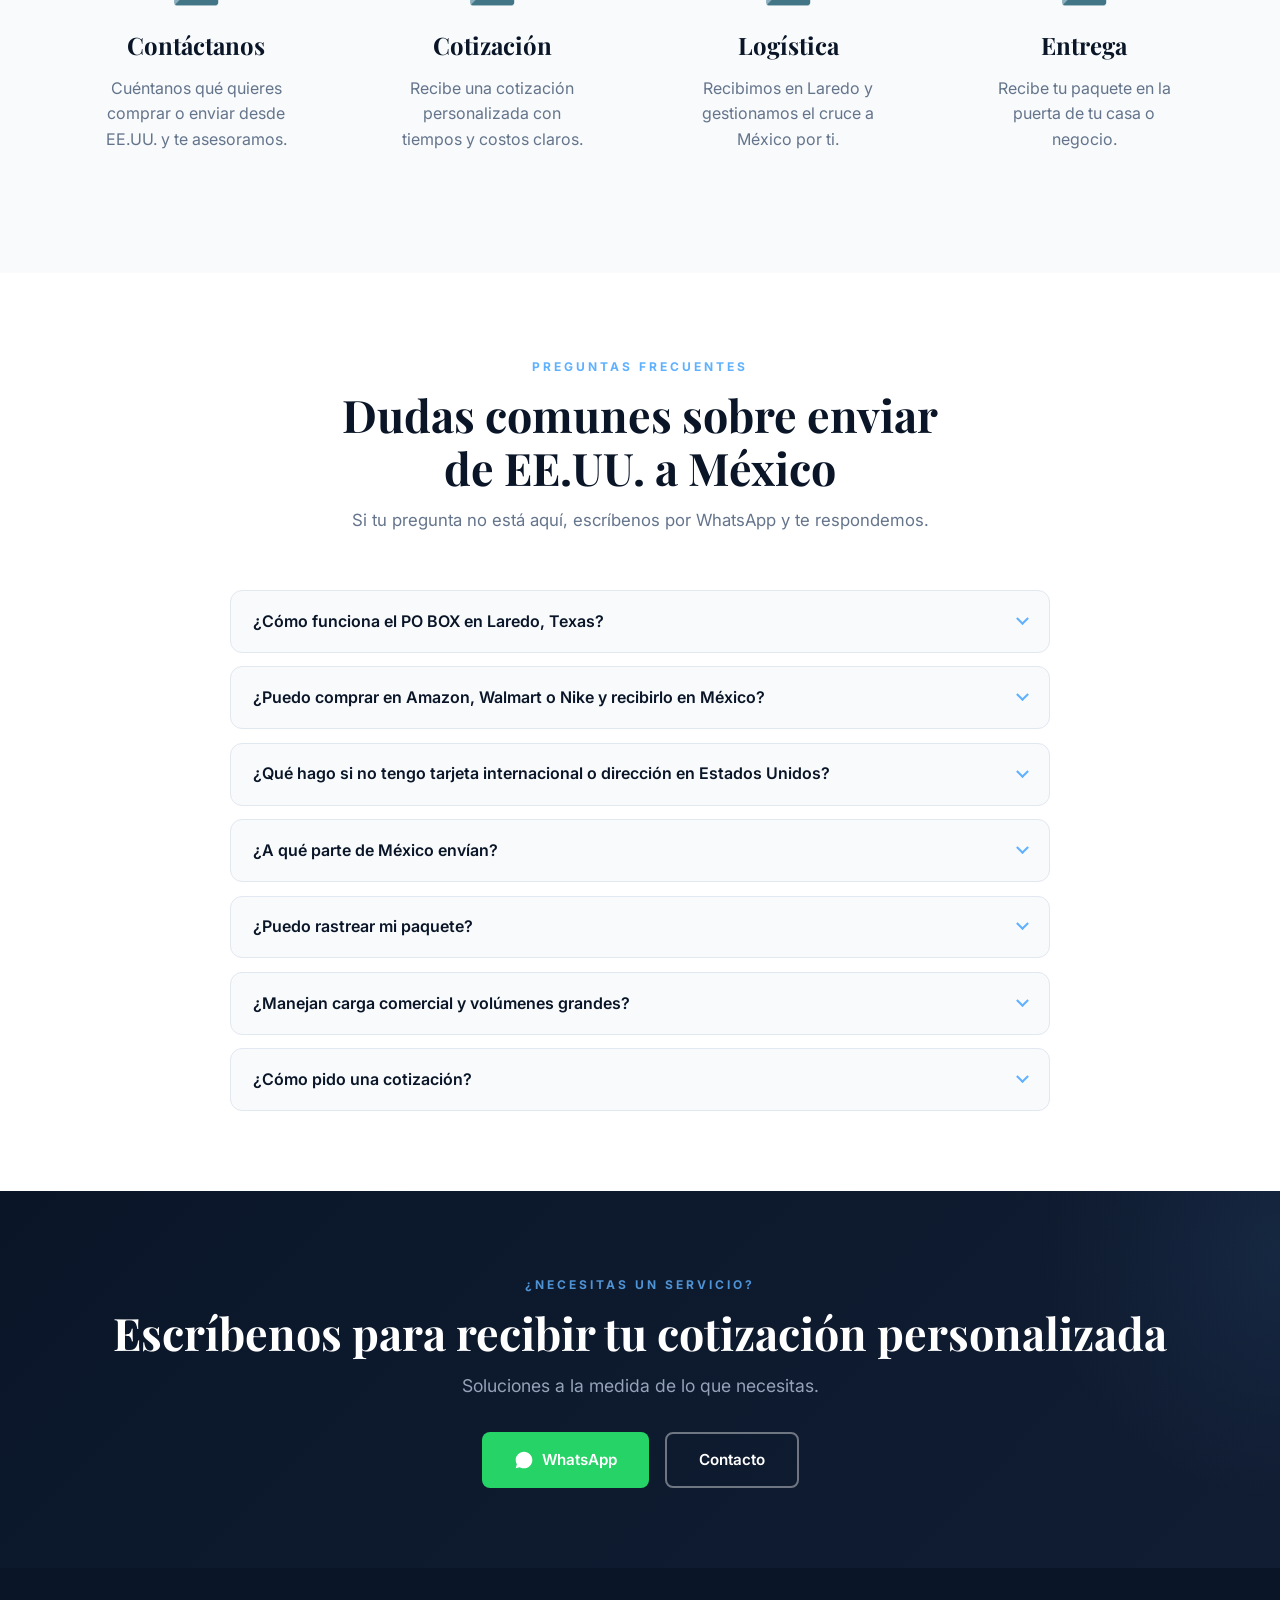
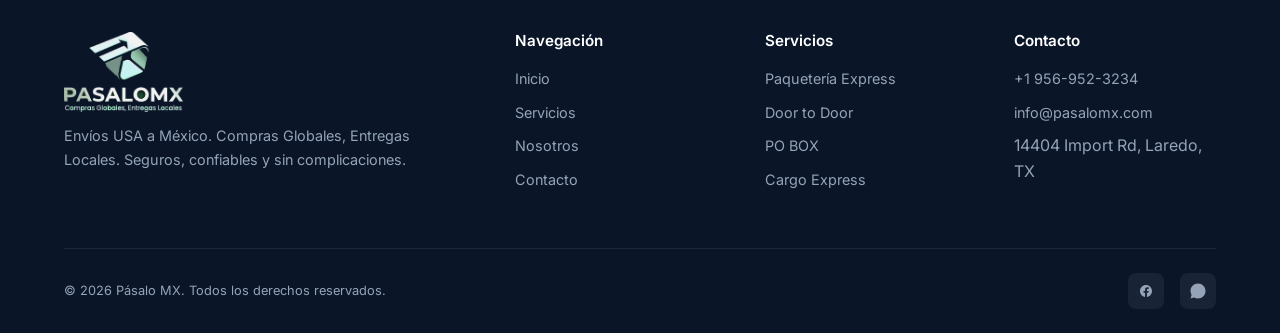
<file: servicios.html>
<!DOCTYPE html>
<html lang="es-MX">
<head>
  <meta charset="UTF-8">
  <meta name="viewport" content="width=device-width, initial-scale=1.0">
  <title>Paquetería, PO BOX y Cargo de USA a México — Pásalo MX</title>
  <meta name="description" content="Paquetería Express, door to door, PO BOX en Laredo, Cargo Express y compras globales. Compra en Amazon o Walmart y recíbelo en México. Cotiza por WhatsApp.">
  <link rel="canonical" href="https://pasalomx.com/servicios.html">
  <meta name="robots" content="index, follow, max-image-preview:large, max-snippet:-1">
  <meta name="theme-color" content="#0a1628">

  <!-- Open Graph -->
  <meta property="og:type" content="website">
  <meta property="og:site_name" content="Pásalo MX">
  <meta property="og:locale" content="es_MX">
  <meta property="og:title" content="Servicios de envío de USA a México — Pásalo MX">
  <meta property="og:description" content="Paquetería Express, door to door, PO BOX en Laredo, Cargo Express y compras globales.">
  <meta property="og:url" content="https://pasalomx.com/servicios.html">
  <meta property="og:image" content="https://pasalomx.com/assets/og-image.jpg">
  <meta property="og:image:width" content="1200">
  <meta property="og:image:height" content="630">

  <!-- Twitter -->
  <meta name="twitter:card" content="summary_large_image">
  <meta name="twitter:title" content="Servicios de envío de USA a México — Pásalo MX">
  <meta name="twitter:description" content="Paquetería Express, door to door, PO BOX en Laredo, Cargo Express y compras globales.">
  <meta name="twitter:image" content="https://pasalomx.com/assets/og-image.jpg">

  <!-- Iconos -->
  <link rel="icon" href="/favicon.ico" sizes="any">
  <link rel="icon" type="image/png" sizes="32x32" href="/favicon-32x32.png">
  <link rel="icon" type="image/png" sizes="16x16" href="/favicon-16x16.png">
  <link rel="apple-touch-icon" href="/apple-touch-icon.png">
  <link rel="manifest" href="/site.webmanifest">

  <link rel="preconnect" href="https://fonts.googleapis.com">
  <link rel="preconnect" href="https://fonts.gstatic.com" crossorigin>
  <link href="https://fonts.googleapis.com/css2?family=Inter:wght@400;500;600;700;800&family=Playfair+Display:wght@400;700;900&display=swap" rel="stylesheet">
  <link rel="stylesheet" href="styles.css?v=3">

  <!-- Datos estructurados -->
  <script type="application/ld+json">
  {
    "@context": "https://schema.org",
    "@graph": [
      {
        "@type": "BreadcrumbList",
        "itemListElement": [
          { "@type": "ListItem", "position": 1, "name": "Inicio", "item": "https://pasalomx.com/" },
          { "@type": "ListItem", "position": 2, "name": "Servicios", "item": "https://pasalomx.com/servicios.html" }
        ]
      },
      {
        "@type": "FAQPage",
        "mainEntity": [
          {
            "@type": "Question",
            "name": "¿Cómo funciona el PO BOX en Laredo, Texas?",
            "acceptedAnswer": {
              "@type": "Answer",
              "text": "Te damos una dirección en Laredo, Texas (14404 Import Rd, 78045) que usas como domicilio de entrega al comprar en cualquier tienda de Estados Unidos. Nosotros recibimos tu paquete ahí y lo enviamos a tu domicilio en México."
            }
          },
          {
            "@type": "Question",
            "name": "¿Puedo comprar en Amazon, Walmart o Nike y recibirlo en México?",
            "acceptedAnswer": {
              "@type": "Answer",
              "text": "Sí. Con el servicio de PO BOX compras en cualquier tienda americana usando tu dirección en Laredo, Texas, y nosotros te lo llevamos a México."
            }
          },
          {
            "@type": "Question",
            "name": "¿Qué hago si no tengo tarjeta internacional o dirección en Estados Unidos?",
            "acceptedAnswer": {
              "@type": "Answer",
              "text": "Para eso existe el servicio de Compras Globales: nosotros compramos el producto por ti en la tienda americana y lo enviamos directo a tu domicilio en México."
            }
          },
          {
            "@type": "Question",
            "name": "¿A qué parte de México envían?",
            "acceptedAnswer": {
              "@type": "Answer",
              "text": "Enviamos desde Estados Unidos a todo México, con entrega a domicilio."
            }
          },
          {
            "@type": "Question",
            "name": "¿Puedo rastrear mi paquete?",
            "acceptedAnswer": {
              "@type": "Answer",
              "text": "Sí. Damos seguimiento en tiempo real para que sepas en qué etapa del trayecto está tu paquete."
            }
          },
          {
            "@type": "Question",
            "name": "¿Manejan carga comercial y volúmenes grandes?",
            "acceptedAnswer": {
              "@type": "Answer",
              "text": "Sí, con Cargo Express manejamos volúmenes medianos y grandes, con consolidación de mercancía y entrega en tu almacén o punto de venta en México."
            }
          },
          {
            "@type": "Question",
            "name": "¿Cómo pido una cotización?",
            "acceptedAnswer": {
              "@type": "Answer",
              "text": "Escríbenos por WhatsApp al +1 956-952-3234 o llena el formulario de contacto. Respondemos en menos de 2 horas en horario laboral."
            }
          }
        ]
      }
    ]
  }
  </script>
</head>
<body>

  <!-- NAVBAR -->
  <nav class="navbar scrolled" id="navbar">
    <div class="container">
      <a href="index.html" class="navbar-logo"><img src="logo-sticker.png?v=2" alt="Pásalo MX"></a>
      <ul class="nav-links" id="navLinks">
        <li><a href="index.html">Inicio</a></li>
        <li><a href="servicios.html" class="active">Servicios</a></li>
        <li><a href="nosotros.html">Nosotros</a></li>
        <li><a href="contacto.html">Contacto</a></li>
        <li><a href="https://wa.me/19569523234" target="_blank" class="nav-cta">WhatsApp</a></li>
      </ul>
      <button class="hamburger" id="hamburger" aria-label="Abrir menú"><span></span><span></span><span></span></button>
    </div>
  </nav>

  <main id="contenido">

  <!-- PAGE HEADER -->
  <div class="page-header">
    <div class="container">
      <span class="section-label">Lo que hacemos</span>
      <h1>Nuestros Servicios</h1>
      <p>Soluciones completas para traer tus compras de Estados Unidos a México de forma sencilla y segura.</p>
      <div class="breadcrumb"><a href="index.html">Inicio</a> / Servicios</div>
    </div>
  </div>

  <!-- SERVICIOS DETALLE -->
  <section>
    <div class="container">
      <div class="services-grid grid-wide">

        <div class="service-card reveal" style="padding:2.5rem;">
          <div class="service-icon" style="width:60px;height:60px;font-size:1.8rem;">📦</div>
          <h3>Paquetería Express</h3>
          <p>Envíos rápidos desde Estados Unidos. Ideal para compras en línea, ropa, electrónicos y paquetes pequeños. Rastreo en tiempo real y entrega a domicilio en México.</p>
          <a href="contacto.html" style="display:inline-block;margin-top:1rem;color:var(--blue);font-weight:600;font-size:.9rem;">Cotizar →</a>
        </div>

        <div class="service-card reveal reveal-delay-1" style="padding:2.5rem;">
          <div class="service-icon" style="width:60px;height:60px;font-size:1.8rem;">🏠</div>
          <h3>Door to Door</h3>
          <p>Servicio integral puerta a puerta. Recibimos tu mercancía en Laredo, Texas y la entregamos directamente en tu domicilio en México. Sin complicaciones.</p>
          <a href="contacto.html" style="display:inline-block;margin-top:1rem;color:var(--blue);font-weight:600;font-size:.9rem;">Cotizar →</a>
        </div>

        <div class="service-card reveal reveal-delay-2" style="padding:2.5rem;">
          <div class="service-icon" style="width:60px;height:60px;font-size:1.8rem;">📫</div>
          <h3>PO BOX — Tu dirección en EE.UU.</h3>
          <p>Obtén una dirección en Laredo, Texas. Compra en Amazon, Walmart, Nike y cualquier tienda americana. Nosotros recibimos y te lo enviamos a México.</p>
          <a href="contacto.html" style="display:inline-block;margin-top:1rem;color:var(--blue);font-weight:600;font-size:.9rem;">Cotizar →</a>
        </div>

        <div class="service-card reveal" style="padding:2.5rem;">
          <div class="service-icon" style="width:60px;height:60px;font-size:1.8rem;">🚚</div>
          <h3>Cargo Express</h3>
          <p>Transporte de carga para volúmenes medianos y grandes. Consolidación de mercancía y entrega directa a tu almacén o punto de venta en México.</p>
          <a href="contacto.html" style="display:inline-block;margin-top:1rem;color:var(--blue);font-weight:600;font-size:.9rem;">Cotizar →</a>
        </div>

        <div class="service-card reveal reveal-delay-1" style="padding:2.5rem;">
          <div class="service-icon" style="width:60px;height:60px;font-size:1.8rem;">🌐</div>
          <h3>Compras Globales</h3>
          <p>¿No tienes tarjeta internacional o dirección en EE.UU.? Compramos por ti en cualquier tienda americana y te lo enviamos directo a México.</p>
          <a href="contacto.html" style="display:inline-block;margin-top:1rem;color:var(--blue);font-weight:600;font-size:.9rem;">Cotizar →</a>
        </div>

        <div class="service-card reveal reveal-delay-2" style="padding:2.5rem;">
          <div class="service-icon" style="width:60px;height:60px;font-size:1.8rem;">🔒</div>
          <h3>Envíos Seguros</h3>
          <p>Logística transfronteriza con respaldo total. Cada paquete es tratado con cuidado, documentado y asegurado durante todo el trayecto.</p>
          <a href="contacto.html" style="display:inline-block;margin-top:1rem;color:var(--blue);font-weight:600;font-size:.9rem;">Cotizar →</a>
        </div>

      </div>
    </div>
  </section>

  <!-- PROCESO -->
  <section style="background:var(--gray-50)">
    <div class="container">
      <div class="section-header reveal">
        <span class="section-label">Cómo funciona</span>
        <h2>Proceso simplificado</h2>
        <p>Importar nunca había sido tan fácil.</p>
      </div>
      <div class="about-grid grid-4">
        <div class="about-card reveal" style="text-align:center;">
          <div style="font-size:2.5rem;margin-bottom:1rem;">1️⃣</div>
          <h3>Contáctanos</h3>
          <p>Cuéntanos qué quieres comprar o enviar desde EE.UU. y te asesoramos.</p>
        </div>
        <div class="about-card reveal reveal-delay-1" style="text-align:center;">
          <div style="font-size:2.5rem;margin-bottom:1rem;">2️⃣</div>
          <h3>Cotización</h3>
          <p>Recibe una cotización personalizada con tiempos y costos claros.</p>
        </div>
        <div class="about-card reveal reveal-delay-2" style="text-align:center;">
          <div style="font-size:2.5rem;margin-bottom:1rem;">3️⃣</div>
          <h3>Logística</h3>
          <p>Recibimos en Laredo y gestionamos el cruce a México por ti.</p>
        </div>
        <div class="about-card reveal reveal-delay-3" style="text-align:center;">
          <div style="font-size:2.5rem;margin-bottom:1rem;">4️⃣</div>
          <h3>Entrega</h3>
          <p>Recibe tu paquete en la puerta de tu casa o negocio.</p>
        </div>
      </div>
    </div>
  </section>

  <!-- PREGUNTAS FRECUENTES -->
  <!--
    Las respuestas de abajo salen SOLO de datos que ya estaban en el sitio.
    Estas otras son las que mas busca la gente en este giro, pero necesitan
    dato real del cliente. En cuanto las tengas, agregalas aqui Y en el
    bloque FAQPage del <head>, en el mismo orden:
      - ¿Cuanto cuesta enviar de USA a Mexico? (tarifa por libra / minimo)
      - ¿Cuanto tarda en llegar? (dias habiles por servicio)
      - ¿Se pagan impuestos o aranceles en aduana? ¿Quien los cubre?
      - ¿Que articulos NO pueden enviarse?
      - ¿Hay limite de peso o dimensiones?
      - ¿El envio va asegurado? ¿Que cubre?
      - ¿Cual es el horario de atencion?
  -->
  <section id="faq">
    <div class="container">
      <div class="section-header reveal">
        <span class="section-label">Preguntas frecuentes</span>
        <h2>Dudas comunes sobre enviar de EE.UU. a México</h2>
        <p>Si tu pregunta no está aquí, escríbenos por WhatsApp y te respondemos.</p>
      </div>
      <div class="faq-list">
        <details class="faq-item reveal">
          <summary>¿Cómo funciona el PO BOX en Laredo, Texas?</summary>
          <p>Te damos una dirección en Laredo, Texas (14404 Import Rd, 78045) que usas como domicilio de entrega al comprar en cualquier tienda de Estados Unidos. Nosotros recibimos tu paquete ahí y lo enviamos a tu domicilio en México.</p>
        </details>
        <details class="faq-item reveal">
          <summary>¿Puedo comprar en Amazon, Walmart o Nike y recibirlo en México?</summary>
          <p>Sí. Con el servicio de PO BOX compras en cualquier tienda americana usando tu dirección en Laredo, Texas, y nosotros te lo llevamos a México.</p>
        </details>
        <details class="faq-item reveal">
          <summary>¿Qué hago si no tengo tarjeta internacional o dirección en Estados Unidos?</summary>
          <p>Para eso existe el servicio de <strong>Compras Globales</strong>: nosotros compramos el producto por ti en la tienda americana y lo enviamos directo a tu domicilio en México.</p>
        </details>
        <details class="faq-item reveal">
          <summary>¿A qué parte de México envían?</summary>
          <p>Enviamos desde Estados Unidos a todo México, con entrega a domicilio.</p>
        </details>
        <details class="faq-item reveal">
          <summary>¿Puedo rastrear mi paquete?</summary>
          <p>Sí. Damos seguimiento en tiempo real para que sepas en qué etapa del trayecto está tu paquete.</p>
        </details>
        <details class="faq-item reveal">
          <summary>¿Manejan carga comercial y volúmenes grandes?</summary>
          <p>Sí, con <strong>Cargo Express</strong> manejamos volúmenes medianos y grandes, con consolidación de mercancía y entrega en tu almacén o punto de venta en México.</p>
        </details>
        <details class="faq-item reveal">
          <summary>¿Cómo pido una cotización?</summary>
          <p>Escríbenos por <a href="https://wa.me/19569523234" target="_blank" rel="noopener">WhatsApp al +1 956-952-3234</a> o llena el <a href="contacto.html">formulario de contacto</a>. Respondemos en menos de 2 horas en horario laboral.</p>
        </details>
      </div>
    </div>
  </section>

  <!-- CTA -->
  <section class="cta-section">
    <div class="container reveal">
      <span class="section-label" style="color:rgba(95,177,255,.8)">¿Necesitas un servicio?</span>
      <h2>Escríbenos para recibir tu cotización personalizada</h2>
      <p>Soluciones a la medida de lo que necesitas.</p>
      <div class="cta-buttons">
        <a href="https://wa.me/19569523234" target="_blank" class="btn btn-whatsapp">
          <svg width="20" height="20" viewBox="0 0 24 24" fill="currentColor"><path d="M17.472 14.382c-.297-.149-1.758-.867-2.03-.967-.273-.099-.471-.148-.67.15-.197.297-.767.966-.94 1.164-.173.199-.347.223-.644.075-.297-.15-1.255-.463-2.39-1.475-.883-.788-1.48-1.761-1.653-2.059-.173-.297-.018-.458.13-.606.134-.133.298-.347.446-.52.149-.174.198-.298.298-.497.099-.198.05-.371-.025-.52-.075-.149-.669-1.612-.916-2.207-.242-.579-.487-.5-.669-.51-.173-.008-.371-.01-.57-.01-.198 0-.52.074-.792.372-.272.297-1.04 1.016-1.04 2.479 0 1.462 1.065 2.875 1.213 3.074.149.198 2.096 3.2 5.077 4.487.709.306 1.262.489 1.694.625.712.227 1.36.195 1.871.118.571-.085 1.758-.719 2.006-1.413.248-.694.248-1.289.173-1.413-.074-.124-.272-.198-.57-.347z"/><path d="M12 2C6.477 2 2 6.477 2 12c0 1.89.525 3.66 1.438 5.168L2 22l4.832-1.438A9.955 9.955 0 0012 22c5.523 0 10-4.477 10-10S17.523 2 12 2z"/></svg>
          WhatsApp
        </a>
        <a href="contacto.html" class="btn btn-outline">Contacto</a>
      </div>
    </div>
  </section>

  <!-- FOOTER -->
  </main>

  <footer class="footer">
    <div class="container">
      <div class="footer-grid">
        <div class="footer-brand">
          <img src="logo-sticker.png?v=2" alt="Pásalo MX">
          <p>Envíos USA a México. Compras Globales, Entregas Locales. Seguros, confiables y sin complicaciones.</p>
        </div>
        <div>
          <h4>Navegación</h4>
          <ul>
            <li><a href="index.html">Inicio</a></li>
            <li><a href="servicios.html">Servicios</a></li>
            <li><a href="nosotros.html">Nosotros</a></li>
            <li><a href="contacto.html">Contacto</a></li>
          </ul>
        </div>
        <div>
          <h4>Servicios</h4>
          <ul>
            <li><a href="servicios.html">Paquetería Express</a></li>
            <li><a href="servicios.html">Door to Door</a></li>
            <li><a href="servicios.html">PO BOX</a></li>
            <li><a href="servicios.html">Cargo Express</a></li>
          </ul>
        </div>
        <div>
          <h4>Contacto</h4>
          <ul>
            <li><a href="https://wa.me/19569523234" target="_blank">+1 956-952-3234</a></li>
            <li><a href="mailto:info@pasalomx.com">info@pasalomx.com</a></li>
            <li>14404 Import Rd, Laredo, TX</li>
          </ul>
        </div>
      </div>
      <div class="footer-bottom">
        <span>&copy; 2026 Pásalo MX. Todos los derechos reservados.</span>
        <div class="footer-social">
          <a href="https://www.facebook.com/pasalomx" target="_blank" aria-label="Facebook">
            <svg width="18" height="18" viewBox="0 0 24 24" fill="currentColor"><path d="M20 12.047C20 7.603 16.418 4 12 4s-8 3.603-8 8.047c0 4.017 2.925 7.346 6.75 7.95v-5.624H8.719v-2.326h2.031v-1.773c0-2.017 1.194-3.13 3.022-3.13.875 0 1.79.157 1.79.157v1.98h-1.008c-.994 0-1.304.62-1.304 1.257v1.51h2.219l-.355 2.325H13.25v5.624c3.825-.604 6.75-3.933 6.75-7.95z"/></svg>
          </a>
          <a href="https://wa.me/19569523234" target="_blank" aria-label="WhatsApp">
            <svg width="18" height="18" viewBox="0 0 24 24" fill="currentColor"><path d="M17.472 14.382c-.297-.149-1.758-.867-2.03-.967-.273-.099-.471-.148-.67.15-.197.297-.767.966-.94 1.164-.173.199-.347.223-.644.075-.297-.15-1.255-.463-2.39-1.475-.883-.788-1.48-1.761-1.653-2.059-.173-.297-.018-.458.13-.606.134-.133.298-.347.446-.52.149-.174.198-.298.298-.497.099-.198.05-.371-.025-.52-.075-.149-.669-1.612-.916-2.207-.242-.579-.487-.5-.669-.51-.173-.008-.371-.01-.57-.01-.198 0-.52.074-.792.372-.272.297-1.04 1.016-1.04 2.479 0 1.462 1.065 2.875 1.213 3.074.149.198 2.096 3.2 5.077 4.487.709.306 1.262.489 1.694.625.712.227 1.36.195 1.871.118.571-.085 1.758-.719 2.006-1.413.248-.694.248-1.289.173-1.413-.074-.124-.272-.198-.57-.347z"/><path d="M12 2C6.477 2 2 6.477 2 12c0 1.89.525 3.66 1.438 5.168L2 22l4.832-1.438A9.955 9.955 0 0012 22c5.523 0 10-4.477 10-10S17.523 2 12 2z"/></svg>
          </a>
        </div>
      </div>
    </div>
  </footer>

  <script>
    const navbar = document.getElementById('navbar');
    window.addEventListener('scroll', () => { navbar.classList.toggle('scrolled', true); });
    const hamburger = document.getElementById('hamburger');
    const navLinks = document.getElementById('navLinks');
    hamburger.addEventListener('click', () => navLinks.classList.toggle('open'));
    navLinks.querySelectorAll('a').forEach(a => a.addEventListener('click', () => navLinks.classList.remove('open')));
    const revealElements = document.querySelectorAll('.reveal');
    const revealObserver = new IntersectionObserver((entries) => {
      entries.forEach(entry => { if (entry.isIntersecting) entry.target.classList.add('active'); });
    }, { threshold: 0.15 });
    revealElements.forEach(el => revealObserver.observe(el));
  </script>

</body>
</html>
</file>
<file: styles.css>
/* ═══════════════════════════════════════════════
   PÁSALO MX — Global Styles
   ═══════════════════════════════════════════════ */

:root {
  --blue: #5FB1FF;
  --blue-dark: #1a6fbf;
  --blue-deeper: #0d4a8a;
  --navy: #0a1628;
  --navy-light: #111d33;
  --white: #ffffff;
  --gray-50: #f8fafc;
  --gray-100: #f1f5f9;
  --gray-200: #e2e8f0;
  --gray-300: #cbd5e1;
  --gray-400: #94a3b8;
  --gray-500: #64748b;
  --gray-600: #475569;
  --gray-700: #334155;
  --accent: #ff6b35;
  --radius: 12px;
  --radius-lg: 20px;
  --shadow: 0 4px 24px rgba(0,0,0,.08);
  --shadow-lg: 0 12px 40px rgba(0,0,0,.12);
  --transition: .3s cubic-bezier(.4,0,.2,1);
}

*,*::before,*::after { box-sizing: border-box; margin: 0; padding: 0; }

html {
  scroll-behavior: smooth;
  -webkit-font-smoothing: antialiased;
  overflow-x: clip; /* un elemento desbordado no debe encoger la pagina en movil */
}

body {
  font-family: 'Inter', system-ui, -apple-system, sans-serif;
  color: var(--gray-700);
  background: var(--white);
  line-height: 1.6;
  overflow-x: clip; /* clip (no hidden): hidden coerce overflow-y a auto y rompe el position:sticky del hero */
}

img { max-width: 100%; height: auto; display: block; }
a { text-decoration: none; color: inherit; transition: var(--transition); }
ul { list-style: none; }

.container {
  width: min(1200px, 90%);
  margin-inline: auto;
}

/* ─── TYPOGRAPHY ─── */
h1,h2,h3,h4 {
  font-family: 'Playfair Display', Georgia, serif;
  color: var(--navy);
  line-height: 1.2;
}
h1 { font-size: clamp(2.4rem, 5vw, 4rem); font-weight: 900; }
h2 { font-size: clamp(1.8rem, 3.5vw, 2.8rem); font-weight: 700; }
h3 { font-size: clamp(1.2rem, 2vw, 1.5rem); font-weight: 700; }
h4 { font-size: 1.1rem; font-weight: 600; font-family: 'Inter', sans-serif; }

.section-label {
  display: inline-block;
  font-family: 'Inter', sans-serif;
  font-size: .75rem;
  font-weight: 700;
  letter-spacing: 3px;
  text-transform: uppercase;
  color: var(--blue);
  margin-bottom: .75rem;
}

/* ─── NAVIGATION ─── */
.navbar {
  position: fixed;
  top: 0; left: 0; right: 0;
  z-index: 1000;
  padding: 1rem 0;
  background: rgba(10,22,40,.7);
  backdrop-filter: blur(10px);
  transition: var(--transition);
}
.navbar.scrolled {
  background: rgba(10,22,40,.95);
  backdrop-filter: blur(16px);
  padding: .6rem 0;
  box-shadow: 0 2px 20px rgba(0,0,0,.2);
}
.navbar .container {
  display: flex;
  align-items: center;
  justify-content: space-between;
}
.navbar-logo img {
  height: 70px;
  width: auto;
  max-width: 55vw;
  object-fit: contain;
  /* el wordmark del logo es metalico oscuro: sin realce no lee sobre el navy */
  filter: brightness(1.6) contrast(.9);
}
.navbar.scrolled .navbar-logo img { height: 56px; }
.nav-links {
  display: flex;
  gap: 2rem;
  align-items: center;
}
.nav-links a {
  color: rgba(255,255,255,.85);
  font-size: .9rem;
  font-weight: 500;
  position: relative;
}
.nav-links a::after {
  content: '';
  position: absolute;
  bottom: -4px; left: 0;
  width: 0; height: 2px;
  background: var(--blue);
  transition: var(--transition);
}
.nav-links a:hover { color: var(--white); }
.nav-links a:hover::after, .nav-links a.active::after { width: 100%; }

.nav-cta {
  background: var(--blue) !important;
  color: var(--white) !important;
  padding: .55rem 1.4rem;
  border-radius: 8px;
  font-weight: 600 !important;
  font-size: .85rem !important;
}
.nav-cta::after { display: none !important; }
.nav-cta:hover { background: var(--blue-dark) !important; transform: translateY(-1px); }

.hamburger {
  display: none;
  flex-direction: column;
  gap: 5px;
  cursor: pointer;
  background: none;
  border: none;
  padding: 4px;
}
.hamburger span {
  width: 24px;
  height: 2px;
  background: var(--white);
  transition: var(--transition);
}

/* ─── HERO VIDEO SCROLL ─── */
.hero {
  position: relative;
  height: 300vh;
  padding: 0; /* sin el padding generico de section: desplaza al sticky y deja franjas blancas */
}
.hero-sticky {
  position: sticky;
  top: 0;
  height: 100vh;
  min-height: 100dvh;
  overflow: hidden;
  display: flex;
  align-items: center;
  justify-content: center;
}
.hero-video-wrap {
  position: absolute;
  inset: 0;
  z-index: 0;
}
.hero-video-wrap video {
  width: 100%;
  height: 100%;
  object-fit: cover;
}
.hero-video-wrap .hero-fallback {
  display: none;
  width: 100%;
  height: 100%;
  object-fit: cover;
}
.hero-overlay {
  position: absolute;
  inset: 0;
  background: linear-gradient(
    135deg,
    rgba(10,22,40,.7) 0%,
    rgba(10,22,40,.4) 50%,
    rgba(10,22,40,.6) 100%
  );
  z-index: 1;
}
.hero-content {
  position: relative;
  z-index: 2;
  text-align: center;
  color: var(--white);
  max-width: 800px;
  padding: 0 2rem;
}
.hero-content h1 {
  color: var(--white);
  margin-bottom: 1rem;
}
.hero-content h1 span {
  background: linear-gradient(135deg, var(--blue), #93d5ff);
  -webkit-background-clip: text;
  -webkit-text-fill-color: transparent;
  background-clip: text;
}
.hero-content p {
  font-size: clamp(1rem, 1.8vw, 1.25rem);
  color: rgba(255,255,255,.85);
  margin-bottom: 2rem;
  max-width: 600px;
  margin-inline: auto;
}
.hero-scroll-hint {
  position: absolute;
  bottom: 2rem;
  left: 50%;
  transform: translateX(-50%);
  z-index: 2;
  color: rgba(255,255,255,.6);
  font-size: .8rem;
  display: flex;
  flex-direction: column;
  align-items: center;
  gap: .5rem;
  animation: float 2s ease-in-out infinite;
}
.hero-scroll-hint .arrow {
  width: 20px;
  height: 20px;
  border-right: 2px solid rgba(255,255,255,.5);
  border-bottom: 2px solid rgba(255,255,255,.5);
  transform: rotate(45deg);
}

@keyframes float {
  0%,100% { transform: translateX(-50%) translateY(0); }
  50% { transform: translateX(-50%) translateY(8px); }
}

/* ─── BUTTONS ─── */
.btn {
  display: inline-flex;
  align-items: center;
  gap: .5rem;
  padding: .85rem 2rem;
  border-radius: 8px;
  font-weight: 600;
  font-size: .95rem;
  border: none;
  cursor: pointer;
  transition: var(--transition);
}
.btn-primary {
  background: var(--blue);
  color: var(--white);
}
.btn-primary:hover {
  background: var(--blue-dark);
  transform: translateY(-2px);
  box-shadow: 0 8px 24px rgba(95,177,255,.35);
}
.btn-outline {
  background: transparent;
  color: var(--white);
  border: 2px solid rgba(255,255,255,.4);
}
.btn-outline:hover {
  border-color: var(--white);
  background: rgba(255,255,255,.1);
}
.btn-whatsapp {
  background: #25d366;
  color: var(--white);
}
.btn-whatsapp:hover {
  background: #20b858;
  transform: translateY(-2px);
  box-shadow: 0 8px 24px rgba(37,211,102,.35);
}

/* ─── STATS BAR ─── */
.stats-bar {
  background: var(--navy);
  padding: 3rem 0;
  position: relative;
  z-index: 10;
}
.stats-grid {
  display: grid;
  grid-template-columns: repeat(4, 1fr);
  gap: 2rem;
  text-align: center;
}
.stat-item h3 {
  font-family: 'Inter', sans-serif;
  font-size: clamp(2rem, 4vw, 3rem);
  font-weight: 800;
  color: var(--blue);
  margin-bottom: .25rem;
}
.stat-item p {
  color: var(--gray-400);
  font-size: .9rem;
}

/* ─── SECTIONS ─── */
section { padding: 5rem 0; }
.section-header {
  text-align: center;
  max-width: 650px;
  margin: 0 auto 3.5rem;
}
.section-header p {
  color: var(--gray-500);
  font-size: 1.05rem;
  margin-top: .75rem;
}

/* ─── SERVICES GRID ─── */
.services-grid {
  display: grid;
  /* min(...) evita que la columna minima (280px) desborde en pantallas
     estrechas y encoja toda la pagina */
  grid-template-columns: repeat(auto-fit, minmax(min(280px, 100%), 1fr));
  gap: 1.5rem;
}
/* Variante ancha (pagina de servicios) — en clase, no inline, para poder
   colapsarla desde el media query */
.services-grid.grid-wide {
  grid-template-columns: repeat(auto-fit, minmax(min(340px, 100%), 1fr));
  gap: 2rem;
}
.service-card {
  background: var(--white);
  border: 1px solid var(--gray-200);
  border-radius: var(--radius);
  padding: 2rem;
  transition: var(--transition);
  position: relative;
  overflow: hidden;
}
.service-card::before {
  content: '';
  position: absolute;
  top: 0; left: 0; right: 0;
  height: 3px;
  background: linear-gradient(90deg, var(--blue), var(--blue-dark));
  transform: scaleX(0);
  transition: var(--transition);
}
.service-card:hover {
  transform: translateY(-4px);
  box-shadow: var(--shadow-lg);
  border-color: transparent;
}
.service-card:hover::before { transform: scaleX(1); }
.service-icon {
  width: 52px;
  height: 52px;
  background: linear-gradient(135deg, rgba(95,177,255,.12), rgba(95,177,255,.05));
  border-radius: 12px;
  display: flex;
  align-items: center;
  justify-content: center;
  font-size: 1.5rem;
  margin-bottom: 1.25rem;
  color: var(--blue);
}
.service-card h3 { margin-bottom: .5rem; font-size: 1.15rem; }
.service-card p { color: var(--gray-500); font-size: .92rem; }

/* ─── ABOUT / MISSION CARDS ─── */
.about-grid {
  display: grid;
  grid-template-columns: repeat(auto-fit, minmax(min(320px, 100%), 1fr));
  gap: 2rem;
}
/* Variantes de columnas — en clases (no inline) para poder
   colapsarlas a 1 columna en movil desde el media query */
.grid-2 { grid-template-columns: 1fr 1fr; }
.grid-3 { grid-template-columns: repeat(3, 1fr); }
.grid-4 { grid-template-columns: repeat(4, 1fr); }
.grid-split {
  grid-template-columns: 1fr 1fr;
  gap: 4rem;
  align-items: center;
}
.about-card {
  background: var(--gray-50);
  border-radius: var(--radius-lg);
  padding: 2.5rem;
  transition: var(--transition);
}
.about-card:hover {
  background: var(--white);
  box-shadow: var(--shadow-lg);
}
.about-card h3 { margin-bottom: 1rem; }
.about-card p { color: var(--gray-500); }

/* Imagen con etiqueta flotante (nosotros) */
.about-media { position: relative; }
.about-media img {
  border-radius: var(--radius-lg);
  box-shadow: var(--shadow-lg);
  width: 100%;
}
.about-badge {
  position: absolute;
  bottom: -20px;
  right: -20px;
  background: var(--blue);
  color: var(--white);
  padding: 1.5rem 2rem;
  border-radius: var(--radius);
  font-weight: 700;
  font-size: 1.1rem;
  box-shadow: var(--shadow-lg);
}

/* ─── CTA BANNER ─── */
.cta-section {
  background: linear-gradient(135deg, var(--navy) 0%, var(--navy-light) 100%);
  text-align: center;
  position: relative;
  overflow: hidden;
}
.cta-section::before {
  content: '';
  position: absolute;
  top: -50%; right: -20%;
  width: 500px; height: 500px;
  border-radius: 50%;
  background: radial-gradient(circle, rgba(95,177,255,.08) 0%, transparent 70%);
}
.cta-section h2 { color: var(--white); margin-bottom: .75rem; }
.cta-section p { color: var(--gray-400); margin-bottom: 2rem; font-size: 1.1rem; }
.cta-buttons { display: flex; gap: 1rem; justify-content: center; flex-wrap: wrap; }

/* ─── CONTACT ─── */
.contact-grid {
  display: grid;
  grid-template-columns: 1fr 1fr;
  gap: 3rem;
  align-items: start;
}
.contact-info-card {
  background: var(--gray-50);
  border-radius: var(--radius-lg);
  padding: 2.5rem;
}
.contact-info-card h3 { margin-bottom: 1.5rem; }
.contact-detail {
  display: flex;
  align-items: flex-start;
  gap: 1rem;
  margin-bottom: 1.5rem;
}
.contact-detail .icon {
  width: 44px;
  height: 44px;
  background: linear-gradient(135deg, rgba(95,177,255,.15), rgba(95,177,255,.05));
  border-radius: 10px;
  display: flex;
  align-items: center;
  justify-content: center;
  font-size: 1.2rem;
  color: var(--blue);
  flex-shrink: 0;
}
.contact-detail h4 { margin-bottom: .2rem; color: var(--navy); }
.contact-detail p {
  color: var(--gray-500);
  font-size: .92rem;
  overflow-wrap: anywhere; /* correos y direcciones largas no deben desbordar en movil */
}

.contact-form {
  background: var(--white);
  border: 1px solid var(--gray-200);
  border-radius: var(--radius-lg);
  padding: 2.5rem;
}
.contact-form h3 { margin-bottom: 1.5rem; }
.form-group { margin-bottom: 1.25rem; }
.form-group label {
  display: block;
  font-size: .85rem;
  font-weight: 600;
  color: var(--gray-600);
  margin-bottom: .4rem;
}
.form-group input,
.form-group textarea,
.form-group select {
  width: 100%;
  padding: .75rem 1rem;
  border: 1px solid var(--gray-200);
  border-radius: 8px;
  font-family: inherit;
  font-size: .95rem;
  transition: var(--transition);
  background: var(--gray-50);
}
.form-group input:focus,
.form-group textarea:focus,
.form-group select:focus {
  outline: none;
  border-color: var(--blue);
  box-shadow: 0 0 0 3px rgba(95,177,255,.15);
  background: var(--white);
}
.form-group textarea { resize: vertical; min-height: 120px; }
.form-row { display: grid; grid-template-columns: 1fr 1fr; gap: 1rem; }

/* ─── FOOTER ─── */
.footer {
  background: var(--navy);
  color: var(--gray-400);
  padding: 4rem 0 1.5rem;
}
.footer-grid {
  display: grid;
  grid-template-columns: 2fr 1fr 1fr 1fr;
  gap: 3rem;
  margin-bottom: 3rem;
}
.footer-brand p { margin-top: .75rem; font-size: .9rem; line-height: 1.7; }
.footer-brand img {
  height: 80px;
  width: auto;
  filter: brightness(1.6) contrast(.9);
}
.footer h4 {
  color: var(--white);
  margin-bottom: 1rem;
  font-size: .95rem;
}
.footer ul li { margin-bottom: .5rem; }
.footer ul a {
  color: var(--gray-400);
  font-size: .9rem;
}
.footer ul a:hover { color: var(--blue); }
.footer-bottom {
  border-top: 1px solid rgba(255,255,255,.08);
  padding-top: 1.5rem;
  display: flex;
  justify-content: space-between;
  align-items: center;
  font-size: .8rem;
}
.footer-social {
  display: flex;
  gap: 1rem;
}
.footer-social a {
  width: 36px; height: 36px;
  border-radius: 8px;
  background: rgba(255,255,255,.06);
  display: flex;
  align-items: center;
  justify-content: center;
  color: var(--gray-400);
  font-size: 1rem;
}
.footer-social a:hover {
  background: var(--blue);
  color: var(--white);
}

/* ─── SCROLL ANIMATIONS ─── */
.reveal {
  opacity: 0;
  transform: translateY(40px);
  transition: opacity .7s cubic-bezier(.4,0,.2,1), transform .7s cubic-bezier(.4,0,.2,1);
}
.reveal.active {
  opacity: 1;
  transform: translateY(0);
}
.reveal-delay-1 { transition-delay: .1s; }
.reveal-delay-2 { transition-delay: .2s; }
.reveal-delay-3 { transition-delay: .3s; }
.reveal-delay-4 { transition-delay: .4s; }

/* ─── PAGE HEADER (inner pages) ─── */
.page-header {
  background: linear-gradient(135deg, var(--navy) 0%, var(--navy-light) 100%);
  padding: 8rem 0 4rem;
  text-align: center;
  position: relative;
  overflow: hidden;
}
.page-header::before {
  content: '';
  position: absolute;
  top: -30%; left: -10%;
  width: 400px; height: 400px;
  border-radius: 50%;
  background: radial-gradient(circle, rgba(95,177,255,.1) 0%, transparent 70%);
}
.page-header h1 { color: var(--white); margin-bottom: .5rem; }
.page-header p { color: var(--gray-400); font-size: 1.1rem; }
.page-header .breadcrumb {
  margin-top: 1rem;
  font-size: .85rem;
  color: var(--gray-500);
}
.page-header .breadcrumb a { color: var(--blue); }

/* ─── TIMELINE (nosotros) ─── */
.timeline {
  position: relative;
  max-width: 700px;
  margin: 0 auto;
}
.timeline::before {
  content: '';
  position: absolute;
  left: 24px;
  top: 0; bottom: 0;
  width: 2px;
  background: var(--gray-200);
}
.timeline-item {
  padding-left: 60px;
  margin-bottom: 2.5rem;
  position: relative;
}
.timeline-item::before {
  content: '';
  position: absolute;
  left: 17px;
  top: 4px;
  width: 16px; height: 16px;
  border-radius: 50%;
  background: var(--blue);
  border: 3px solid var(--white);
  box-shadow: 0 0 0 2px var(--blue);
}
.timeline-item h4 { color: var(--blue); margin-bottom: .25rem; }
.timeline-item p { color: var(--gray-500); font-size: .95rem; }

/* ─── PREGUNTAS FRECUENTES ─── */
.faq-list {
  max-width: 820px;
  margin-inline: auto;
  display: grid;
  gap: .85rem;
}
.faq-item {
  background: var(--gray-50);
  border: 1px solid var(--gray-200);
  border-radius: var(--radius);
  padding: 1.1rem 1.4rem;
  transition: var(--transition);
}
.faq-item[open] {
  background: var(--white);
  border-color: var(--blue);
  box-shadow: var(--shadow);
}
.faq-item summary {
  cursor: pointer;
  list-style: none;
  font-family: 'Inter', sans-serif;
  font-weight: 600;
  font-size: 1rem;
  color: var(--navy);
  display: flex;
  align-items: center;
  justify-content: space-between;
  gap: 1rem;
}
.faq-item summary::-webkit-details-marker { display: none; }
.faq-item summary::after {
  content: '';
  flex-shrink: 0;
  width: 9px;
  height: 9px;
  border-right: 2px solid var(--blue);
  border-bottom: 2px solid var(--blue);
  transform: rotate(45deg) translate(-2px, -2px);
  transition: var(--transition);
}
.faq-item[open] summary::after { transform: rotate(-135deg) translate(-2px, -2px); }
.faq-item p {
  margin-top: .85rem;
  color: var(--gray-500);
  font-size: .95rem;
  line-height: 1.75;
}
.faq-item a { color: var(--blue); font-weight: 600; }
.faq-item a:hover { text-decoration: underline; }

/* ─── RESPONSIVE ─── */
@media (max-width: 1024px) {
  .footer-grid { grid-template-columns: 1fr 1fr; }
  .stats-grid { grid-template-columns: repeat(2, 1fr); }
  .contact-grid { grid-template-columns: 1fr; }
  .grid-4 { grid-template-columns: 1fr 1fr; }
}

@media (max-width: 768px) {
  .nav-links {
    display: none;
    position: fixed;
    top: 0; left: 0; right: 0; bottom: 0;
    background: rgba(10,22,40,.98);
    flex-direction: column;
    justify-content: center;
    align-items: center;
    gap: 2rem;
  }
  .nav-links.open { display: flex; }
  .nav-links a { font-size: 1.2rem; }
  .hamburger { display: flex; }

  section { padding: 3.5rem 0; }
  .footer-grid { grid-template-columns: 1fr; gap: 2rem; }
  .form-row { grid-template-columns: 1fr; }
  .grid-2, .grid-3, .grid-4, .grid-split { grid-template-columns: 1fr; }
  .grid-split { gap: 2.5rem; }
  .page-header { padding: 7rem 0 3.5rem; }
  /* la etiqueta flotante no debe salirse de la pantalla en movil */
  .about-badge {
    right: 0;
    bottom: -14px;
    padding: .9rem 1.4rem;
    font-size: 1rem;
  }
}

@media (max-width: 480px) {
  .stats-grid { grid-template-columns: 1fr 1fr; gap: 1.5rem; }
  .services-grid,
  .services-grid.grid-wide { grid-template-columns: 1fr; }
  .about-grid { grid-template-columns: 1fr; }
  .about-card { padding: 1.75rem; }
  .contact-info-card, .contact-form { padding: 1.75rem; }
  .footer-bottom { flex-direction: column; gap: 1rem; text-align: center; }
}

/* ── HERO ADAPTADO: telefonos y tablets en vertical ──
   El video del hero es 16:9 horizontal: en una pantalla vertical con
   object-fit cover se recorta la mayor parte del cuadro. En estos
   dispositivos la pagina se adapta por completo: sin scrub ligado al
   scroll (el JS reproduce el video en loop) y el cuadro completo como
   banda 16:9. En PC se conserva la animacion cinematica original. */
@media (max-width: 768px), (orientation: portrait) and (max-width: 1024px) {
  .hero { height: auto; }
  .hero-sticky {
    position: relative;
    height: auto;
    min-height: 100vh;
    min-height: 100dvh; /* viewport real, sin zona oculta tras la barra de URL */
    flex-direction: column;
    background: var(--navy);
  }
  .hero-video-wrap {
    position: relative;
    inset: auto;
    order: 2;
    width: 100%;
    aspect-ratio: 16 / 9;
    flex: 0 0 auto;
  }
  .hero-video-wrap video,
  .hero-video-wrap .hero-fallback {
    object-fit: contain;
  }
  .hero-overlay { display: none; }
  .hero-content {
    order: 1;
    flex: 1;
    display: flex;
    flex-direction: column;
    justify-content: center;
    align-items: center;
    text-align: center;
    max-width: 720px;
    margin: 0 auto;
    padding-top: 110px; /* libra el navbar fijo */
    padding-bottom: 2rem;
  }
  .hero-content p { margin-inline: auto; }
  .hero-scroll-hint { display: none; }
}
</file>
